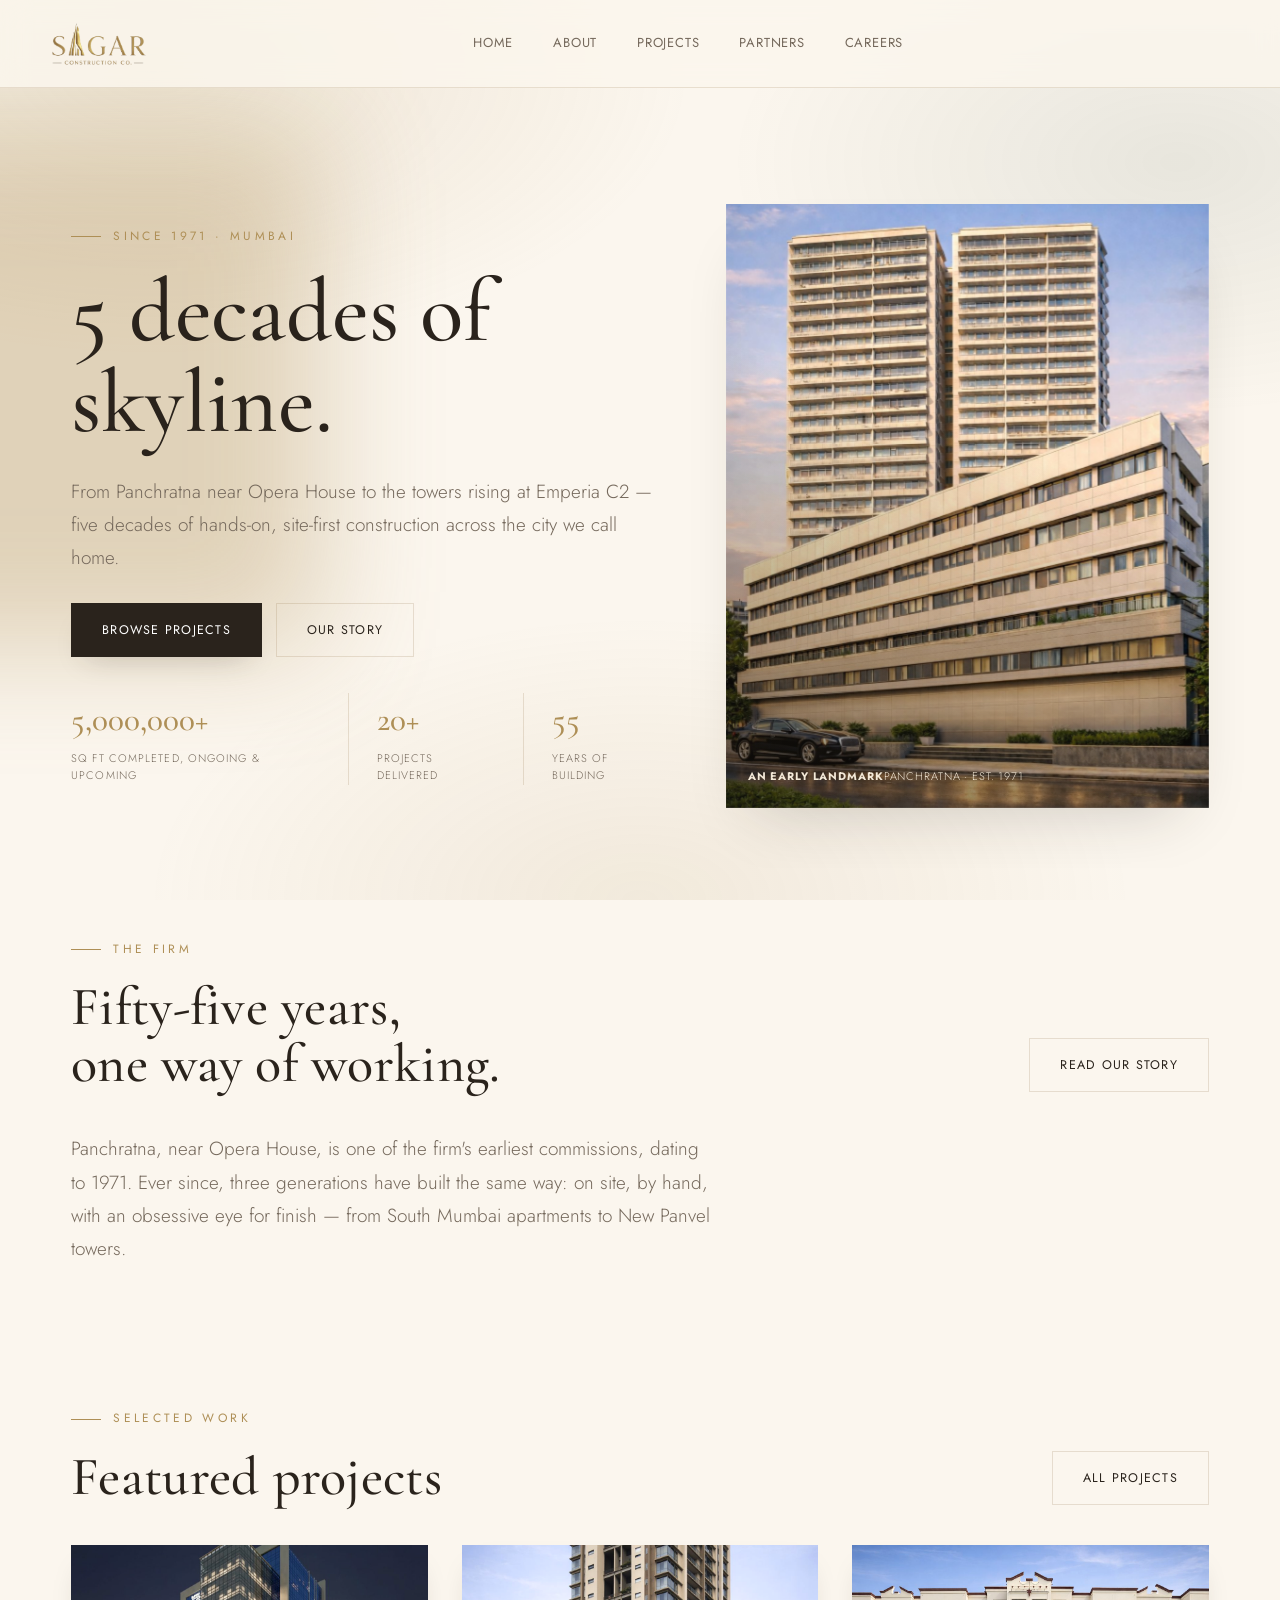
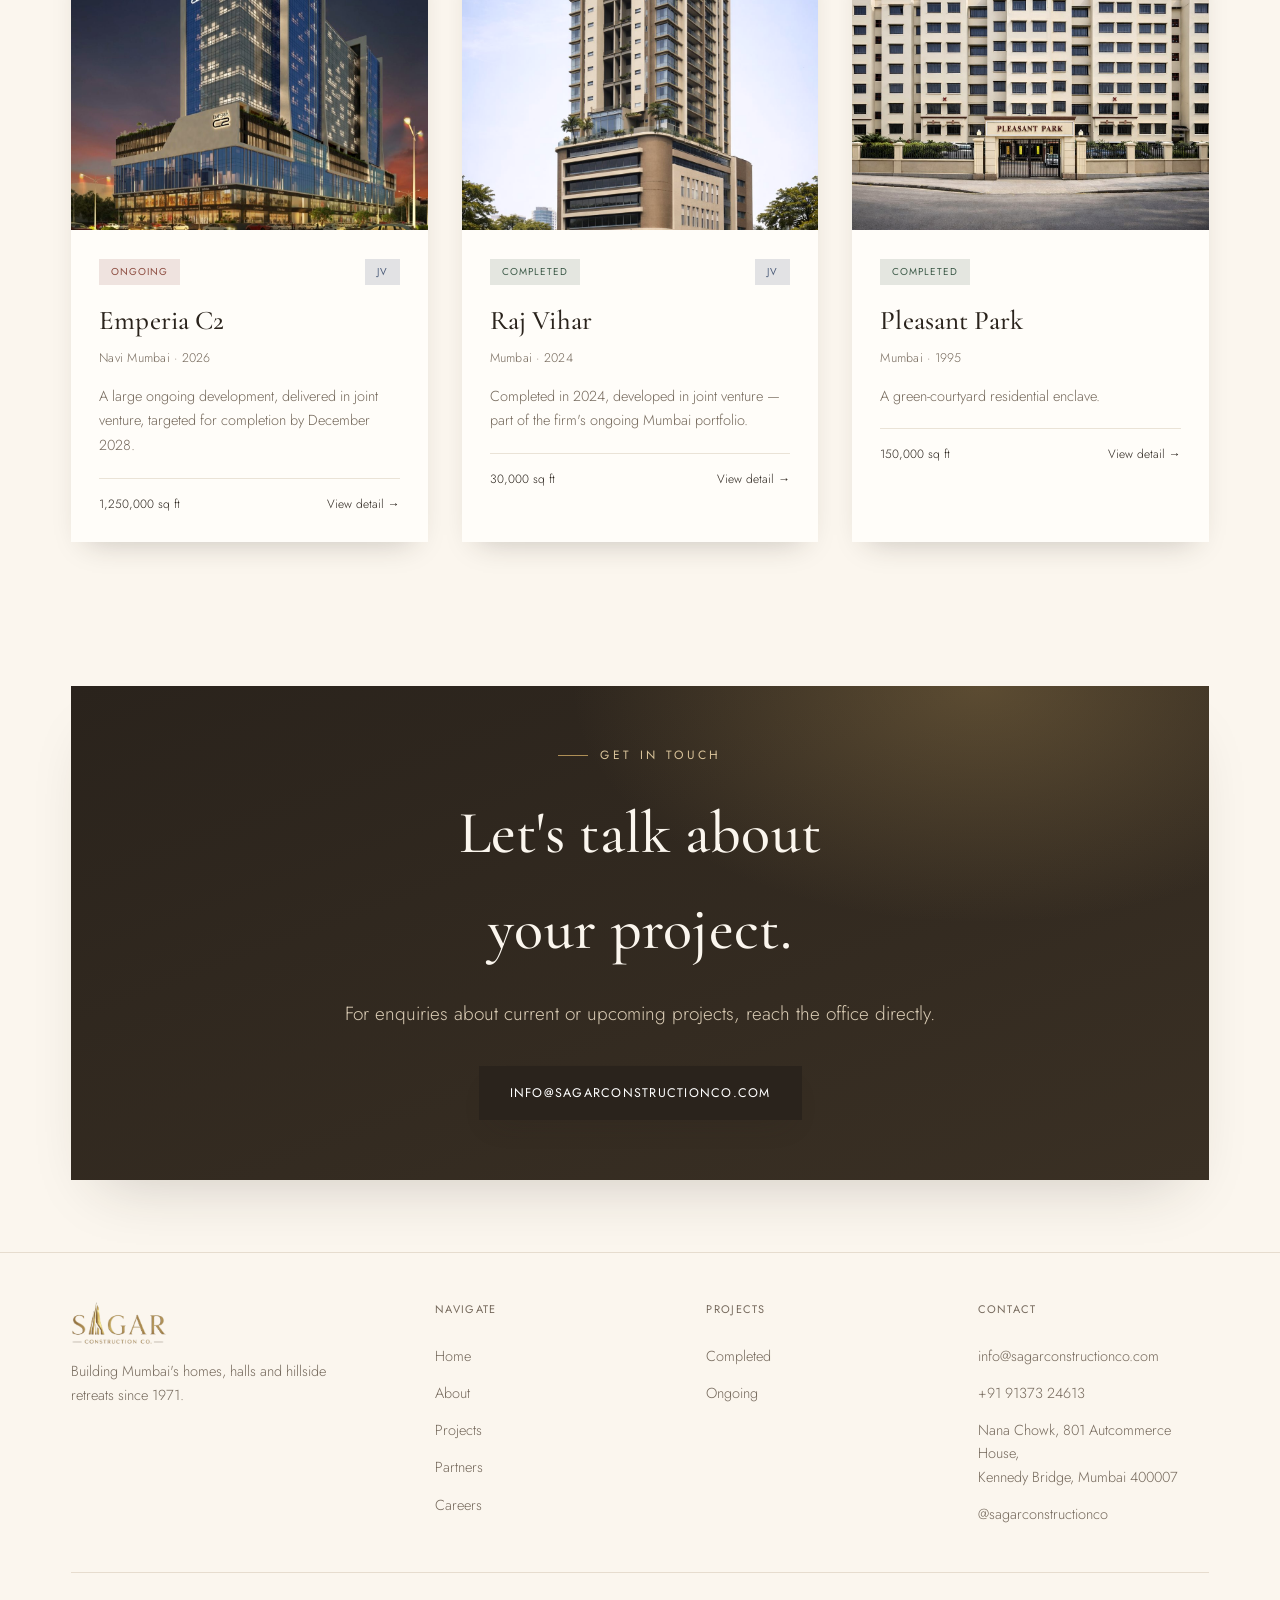
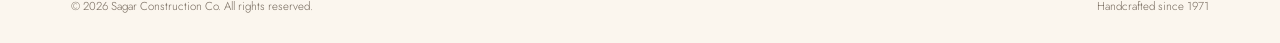
<file: index.html>
<!DOCTYPE html>
<html lang="en">
<head>
<meta charset="UTF-8">
<meta name="viewport" content="width=device-width, initial-scale=1.0">
<title>Sagar Construction Co. — Building Mumbai since 1971</title>
<meta name="description" content="Sagar Construction Co., Mumbai — from Panchratna near Opera House to Emperia C2. Homes, halls and hillside retreats since 1971.">
<meta property="og:title" content="Sagar Construction Co. — Building Mumbai since 1971">
<meta property="og:description" content="From Panchratna near Opera House to Emperia C2. Homes, halls and hillside retreats since 1971.">
<meta property="og:type" content="website">
<link rel="stylesheet" href="style.css">
</head>
<body>
<div id="load-scrim"><span>Sagar Construction Co.</span></div>
<header class="topbar">
  <a href="index.html" class="brand">
    <img class="mark-logo" src="logo-full.png" alt="Sagar Construction Co.">
  </a>
  <nav class="navlinks">
    <a href="index.html">Home</a>
    <a href="about.html">About</a>
    <a href="projects.html">Projects</a>
    <a href="partners.html">Partners</a>
    <a href="careers.html">Careers</a>
  </nav>
  <div class="nav-right">
    <button class="burger" aria-label="Menu"><span></span><span></span><span></span></button>
  </div>
</header>
<main>
  <!-- HERO -->
  <section class="hero">
    <div class="blob" style="width:520px; height:520px; top:40px; left:-200px; background:var(--gold);"></div>
    <div class="wrap hero-grid">
      <div>
        <div class="eyebrow reveal">Since 1971 · Mumbai</div>
        <h1 class="reveal">5 decades of skyline.</h1>
        <p class="lede reveal" style="margin-top:26px;">From Panchratna near Opera House to the towers rising at Emperia C2 — five decades of hands-on, site-first construction across the city we call home.</p>
        <div class="hero-cta reveal">
          <a href="projects.html" class="btn"><span>Browse projects</span></a>
          <a href="about.html" class="btn ghost"><span>Our story</span></a>
        </div>
        <div class="hero-stats reveal">
          <div class="stat"><div class="num" data-count="5000000" data-suffix="+">0</div><div class="lbl">sq ft completed, ongoing &amp; upcoming</div></div>
          <div class="stat"><div class="num" data-count="20" data-suffix="+">0</div><div class="lbl">projects delivered</div></div>
          <div class="stat"><div class="num" data-count="55" data-suffix="">0</div><div class="lbl">years of building</div></div>
        </div>
      </div>
      <div class="hero-plate reveal">
        <img src="panchratna.jpg" alt="Panchratna, Opera House">
        <div class="tag"><strong>An early landmark</strong><span>Panchratna · Est. 1971</span></div>
      </div>
    </div>
  </section>

  <!-- ABOUT TEASER -->
  <section>
    <div class="wrap">
      <div class="sec-head reveal">
        <div><div class="eyebrow">The firm</div><h2>Fifty-five years,<br>one way of working.</h2></div>
        <a href="about.html" class="btn ghost"><span>Read our story</span></a>
      </div>
      <p class="lede reveal" style="max-width:640px;">Panchratna, near Opera House, is one of the firm's earliest commissions, dating to 1971. Ever since, three generations have built the same way: on site, by hand, with an obsessive eye for finish — from South Mumbai apartments to New Panvel towers.</p>
    </div>
  </section>

  <!-- FEATURED PROJECTS -->
  <section>
    <div class="wrap">
      <div class="sec-head reveal">
        <div><div class="eyebrow">Selected work</div><h2>Featured projects</h2></div>
        <a href="projects.html" class="btn ghost"><span>All projects</span></a>
      </div>
      <div class="card-grid reveal-stagger" id="featured-grid"></div>
    </div>
  </section>

  <!-- CTA -->
  <section>
    <div class="wrap">
      <div class="cta-block reveal">
        <div class="eyebrow">Get in touch</div>
        <h2>Let's talk about<br>your project.</h2>
        <p class="lede">For enquiries about current or upcoming projects, reach the office directly.</p>
        <a href="mailto:info@sagarconstructionco.com" class="btn"><span>info@sagarconstructionco.com</span></a>
      </div>
    </div>
  </section>
</main>
<footer>
  <div class="wrap">
    <div class="foot-grid">
      <div>
        <div class="brand" style="margin-bottom:14px;">
          <img class="mark-logo" src="logo-full.png" alt="Sagar Construction Co.">
        </div>
        <p style="color:var(--fg-soft); font-size:14.5px; max-width:280px; font-weight:300;">Building Mumbai's homes, halls and hillside retreats since 1971.</p>
      </div>
      <div>
        <h4>Navigate</h4>
        <a href="index.html">Home</a>
        <a href="about.html">About</a>
        <a href="projects.html">Projects</a>
        <a href="partners.html">Partners</a>
        <a href="careers.html">Careers</a>
      </div>
      <div>
        <h4>Projects</h4>
        <a href="projects.html#completed">Completed</a>
        <a href="projects.html#ongoing">Ongoing</a>
      </div>
      <div>
        <h4>Contact</h4>
        <a href="mailto:info@sagarconstructionco.com">info@sagarconstructionco.com</a>
        <a href="tel:+919137324613">+91 91373 24613</a>
        <a href="https://maps.google.com/maps?q=Nana+Chowk,+801+Autcommerce+House,+Kennedy+Bridge,+Mumbai,+Maharashtra+400007" target="_blank" rel="noopener">Nana Chowk, 801 Autcommerce House,<br>Kennedy Bridge, Mumbai 400007</a>
        <a href="https://instagram.com/sagarconstructionco" target="_blank" rel="noopener">@sagarconstructionco</a>
      </div>
    </div>
    <div class="foot-bottom">
      <span>© <span id="yr"></span> Sagar Construction Co. All rights reserved.</span>
      <span>Handcrafted since 1971</span>
    </div>
  </div>
</footer>
<button id="totop" aria-label="Back to top">↑</button>
<script src="data.js"></script>
<script src="main.js"></script>
<script>
document.getElementById("yr").textContent = new Date().getFullYear();

// Featured: only ones with a photo, most recent first
const featured = PROJECTS.filter(p => p.photo).sort((a, b) => b.year - a.year).slice(0, 3);
const fgrid = document.getElementById("featured-grid");
featured.forEach((p, i) => {
  const el = document.createElement("div");
  el.className = "pcard reveal in";
  el.style.setProperty("--i", i);
  el.innerHTML = `
      ${mediaHTML(p.photo, p.name + ", " + p.area)}
      <div class="body">
        <div class="pk"><span class="badge ${p.status}">${p.status}</span>${p.jv ? '<span class="badge jv">JV</span>' : ""}</div>
        <h3>${p.name}</h3>
        <div class="loc">${p.area} · ${p.year}</div>
        <p class="note">${p.note}</p>
        <div class="foot"><span>${p.size}</span><span>View detail →</span></div>
      </div>
    `;
  el.addEventListener("click", () => location.href = "projects.html");
  fgrid.appendChild(el);
  attachTilt(el);
});
</script>
</body>
</html>
</file>
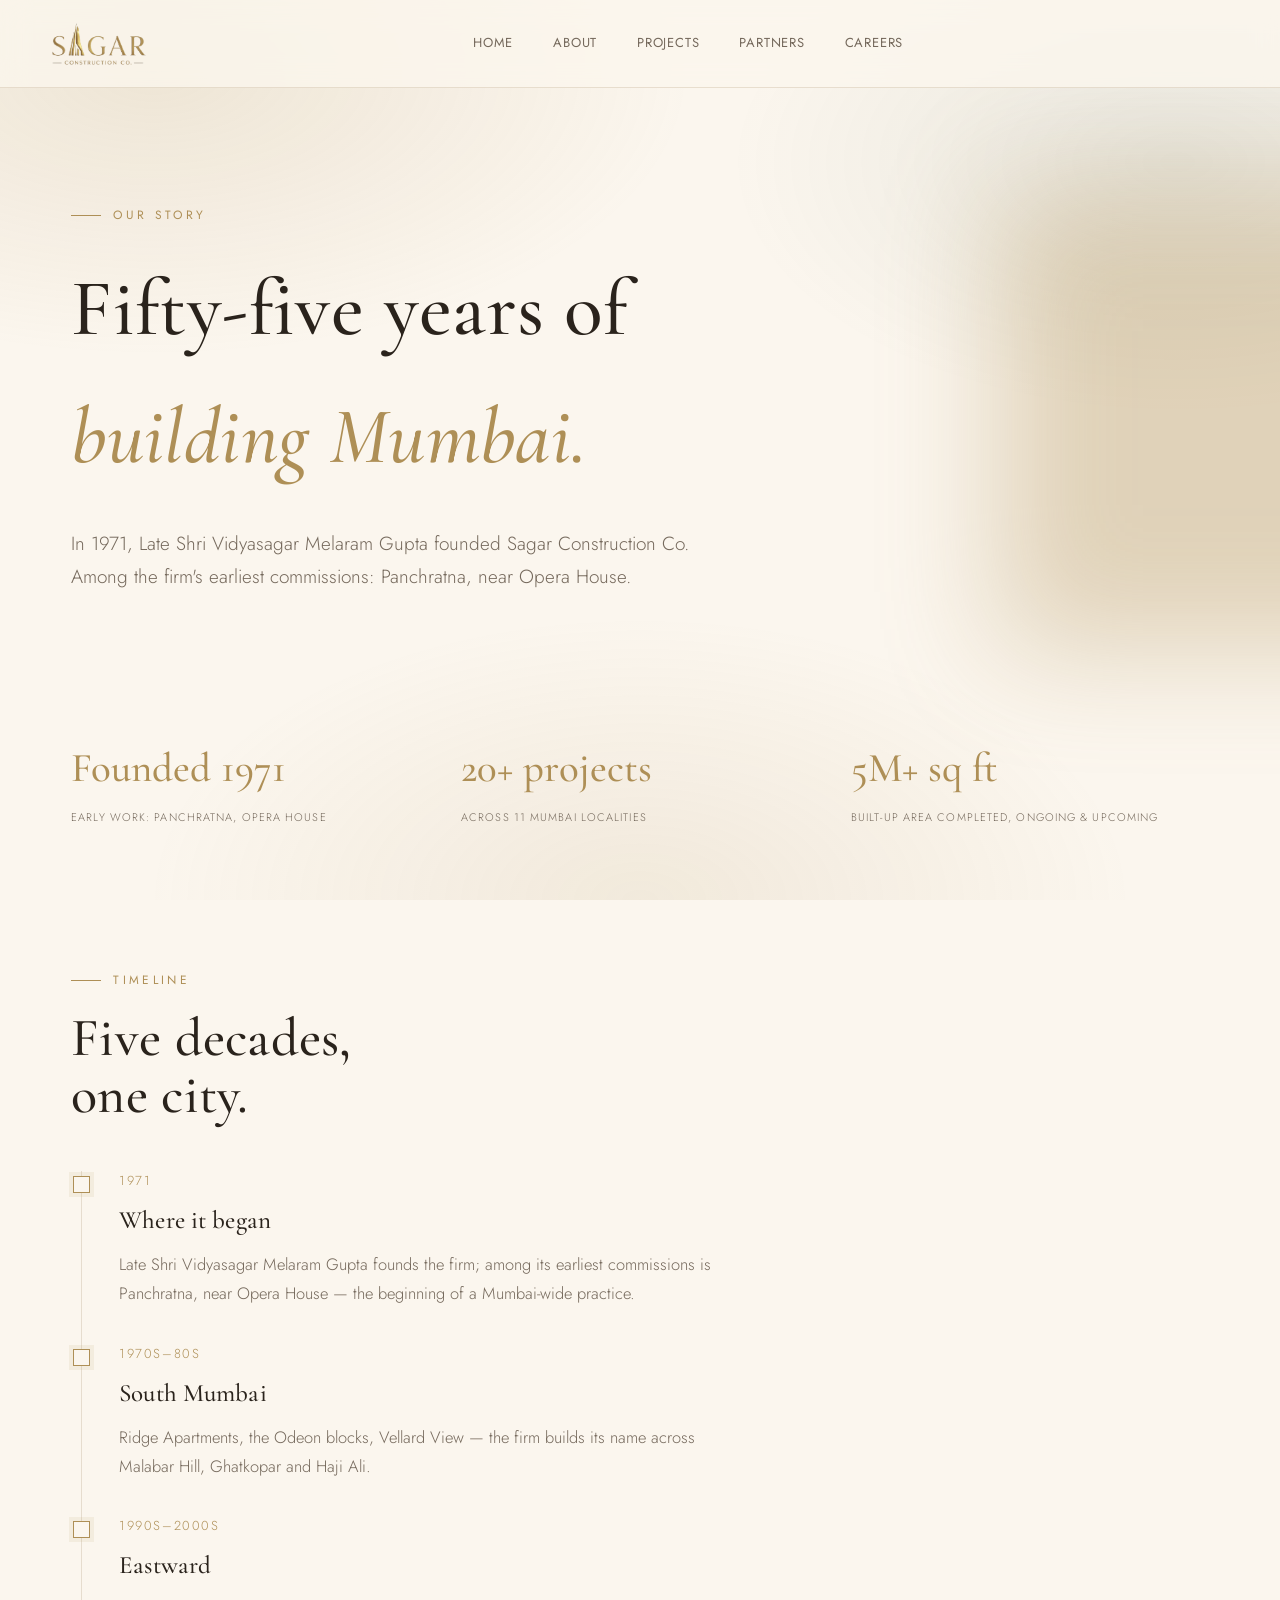
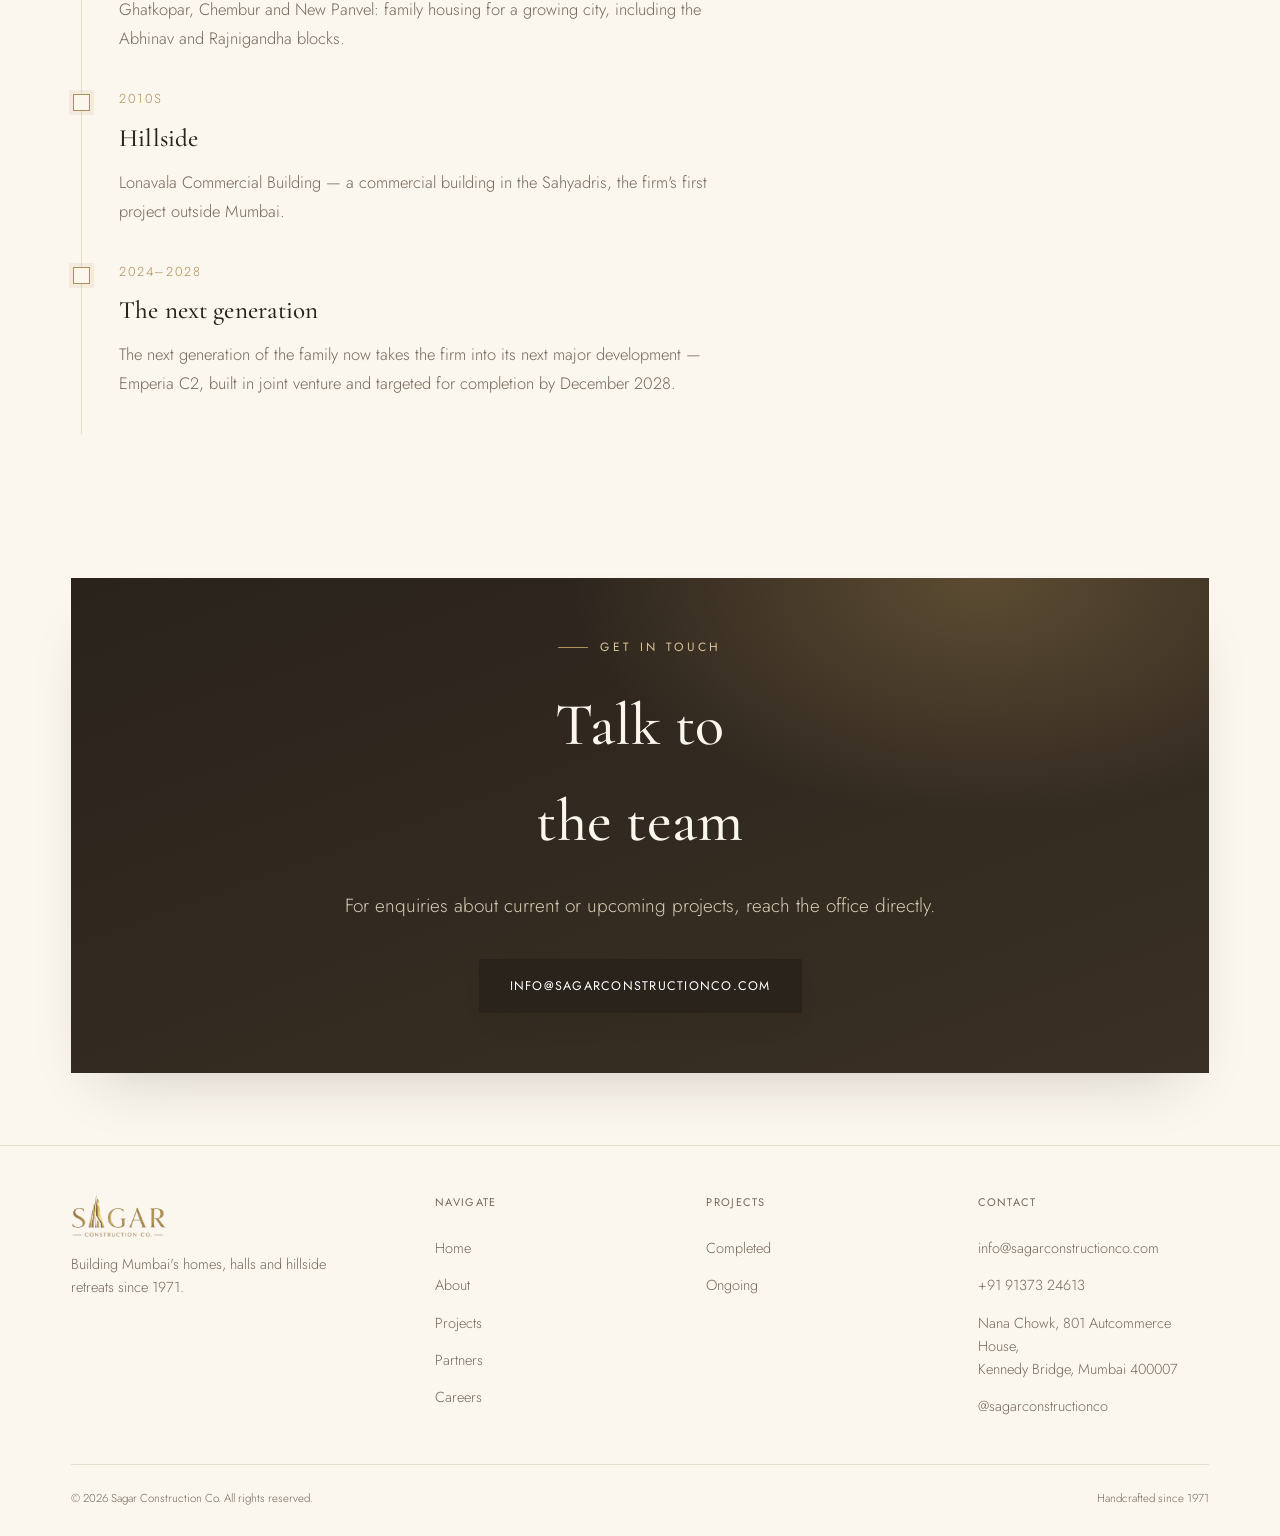
<file: about.html>
<!DOCTYPE html>
<html lang="en">
<head>
<meta charset="UTF-8">
<meta name="viewport" content="width=device-width, initial-scale=1.0">
<title>About — Sagar Construction Co.</title>
<meta name="description" content="The story of Sagar Construction Co. — founded 1971, builders of Panchratna near Opera House, building across Mumbai ever since.">
<meta property="og:title" content="About — Sagar Construction Co.">
<meta property="og:description" content="The story of Sagar Construction Co. — founded 1971, building across Mumbai ever since.">
<meta property="og:type" content="website">
<link rel="stylesheet" href="style.css">
</head>
<body>
<div id="load-scrim"><span>Sagar Construction Co.</span></div>
<header class="topbar">
  <a href="index.html" class="brand">
    <img class="mark-logo" src="logo-full.png" alt="Sagar Construction Co.">
  </a>
  <nav class="navlinks">
    <a href="index.html">Home</a>
    <a href="about.html">About</a>
    <a href="projects.html">Projects</a>
    <a href="partners.html">Partners</a>
    <a href="careers.html">Careers</a>
  </nav>
  <div class="nav-right">
    <button class="burger" aria-label="Menu"><span></span><span></span><span></span></button>
  </div>
</header>
<main>

  <section class="page-hero" style="padding-bottom:30px;">
    <div class="blob" style="width:460px; height:460px; top:100px; right:-180px; background:var(--gold);"></div>
    <div class="wrap">
      <div class="eyebrow reveal">Our story</div>
      <h1 class="reveal">Fifty-five years of<br><em style="font-style:italic; color:var(--accent);">building Mumbai.</em></h1>
      <p class="lede reveal" style="margin-top:26px;">In 1971, Late Shri Vidyasagar Melaram Gupta founded Sagar Construction Co. Among the firm's earliest commissions: Panchratna, near Opera House.</p>
    </div>
  </section>

  <section>
    <div class="wrap">
      <div class="fact-row reveal">
        <div><strong>Founded 1971</strong><span>Early work: Panchratna, Opera House</span></div>
        <div><strong>20+ projects</strong><span>Across 11 Mumbai localities</span></div>
        <div><strong>5M+ sq ft</strong><span>Built-up area completed, ongoing &amp; upcoming</span></div>
      </div>
    </div>
  </section>

  <!-- TIMELINE -->
  <section>
    <div class="wrap">
      <div class="sec-head reveal">
        <div><div class="eyebrow">Timeline</div><h2>Five decades,<br>one city.</h2></div>
      </div>
      <div class="timeline">
        <div class="tl-item reveal">
          <div class="yr">1971</div>
          <div><h3>Where it began</h3><p>Late Shri Vidyasagar Melaram Gupta founds the firm; among its earliest commissions is Panchratna, near Opera House — the beginning of a Mumbai-wide practice.</p></div>
        </div>
        <div class="tl-item reveal">
          <div class="yr">1970s–80s</div>
          <div><h3>South Mumbai</h3><p>Ridge Apartments, the Odeon blocks, Vellard View — the firm builds its name across Malabar Hill, Ghatkopar and Haji Ali.</p></div>
        </div>
        <div class="tl-item reveal">
          <div class="yr">1990s–2000s</div>
          <div><h3>Eastward</h3><p>Ghatkopar, Chembur and New Panvel: family housing for a growing city, including the Abhinav and Rajnigandha blocks.</p></div>
        </div>
        <div class="tl-item reveal">
          <div class="yr">2010s</div>
          <div><h3>Hillside</h3><p>Lonavala Commercial Building — a commercial building in the Sahyadris, the firm's first project outside Mumbai.</p></div>
        </div>
        <div class="tl-item reveal">
          <div class="yr">2024–2028</div>
          <div><h3>The next generation</h3><p>The next generation of the family now takes the firm into its next major development — Emperia C2, built in joint venture and targeted for completion by December 2028.</p></div>
        </div>
      </div>
    </div>
  </section>

  <!-- CTA -->
  <section>
    <div class="wrap">
      <div class="cta-block reveal">
        <div class="eyebrow">Get in touch</div>
        <h2>Talk to<br>the team</h2>
        <p class="lede">For enquiries about current or upcoming projects, reach the office directly.</p>
        <a href="mailto:info@sagarconstructionco.com" class="btn"><span>info@sagarconstructionco.com</span></a>
      </div>
    </div>
  </section>
</main>
<footer>
  <div class="wrap">
    <div class="foot-grid">
      <div>
        <div class="brand" style="margin-bottom:14px;">
          <img class="mark-logo" src="logo-full.png" alt="Sagar Construction Co.">
        </div>
        <p style="color:var(--fg-soft); font-size:14.5px; max-width:280px; font-weight:300;">Building Mumbai's homes, halls and hillside retreats since 1971.</p>
      </div>
      <div>
        <h4>Navigate</h4>
        <a href="index.html">Home</a>
        <a href="about.html">About</a>
        <a href="projects.html">Projects</a>
        <a href="partners.html">Partners</a>
        <a href="careers.html">Careers</a>
      </div>
      <div>
        <h4>Projects</h4>
        <a href="projects.html#completed">Completed</a>
        <a href="projects.html#ongoing">Ongoing</a>
      </div>
      <div>
        <h4>Contact</h4>
        <a href="mailto:info@sagarconstructionco.com">info@sagarconstructionco.com</a>
        <a href="tel:+919137324613">+91 91373 24613</a>
        <a href="https://maps.google.com/maps?q=Nana+Chowk,+801+Autcommerce+House,+Kennedy+Bridge,+Mumbai,+Maharashtra+400007" target="_blank" rel="noopener">Nana Chowk, 801 Autcommerce House,<br>Kennedy Bridge, Mumbai 400007</a>
        <a href="https://instagram.com/sagarconstructionco" target="_blank" rel="noopener">@sagarconstructionco</a>
      </div>
    </div>
    <div class="foot-bottom">
      <span>© <span id="yr"></span> Sagar Construction Co. All rights reserved.</span>
      <span>Handcrafted since 1971</span>
    </div>
  </div>
</footer>
<button id="totop" aria-label="Back to top">↑</button>
<script src="data.js"></script>
<script src="main.js"></script>
<script>
document.getElementById("yr").textContent = new Date().getFullYear();
</script>
</body>
</html>
</file>
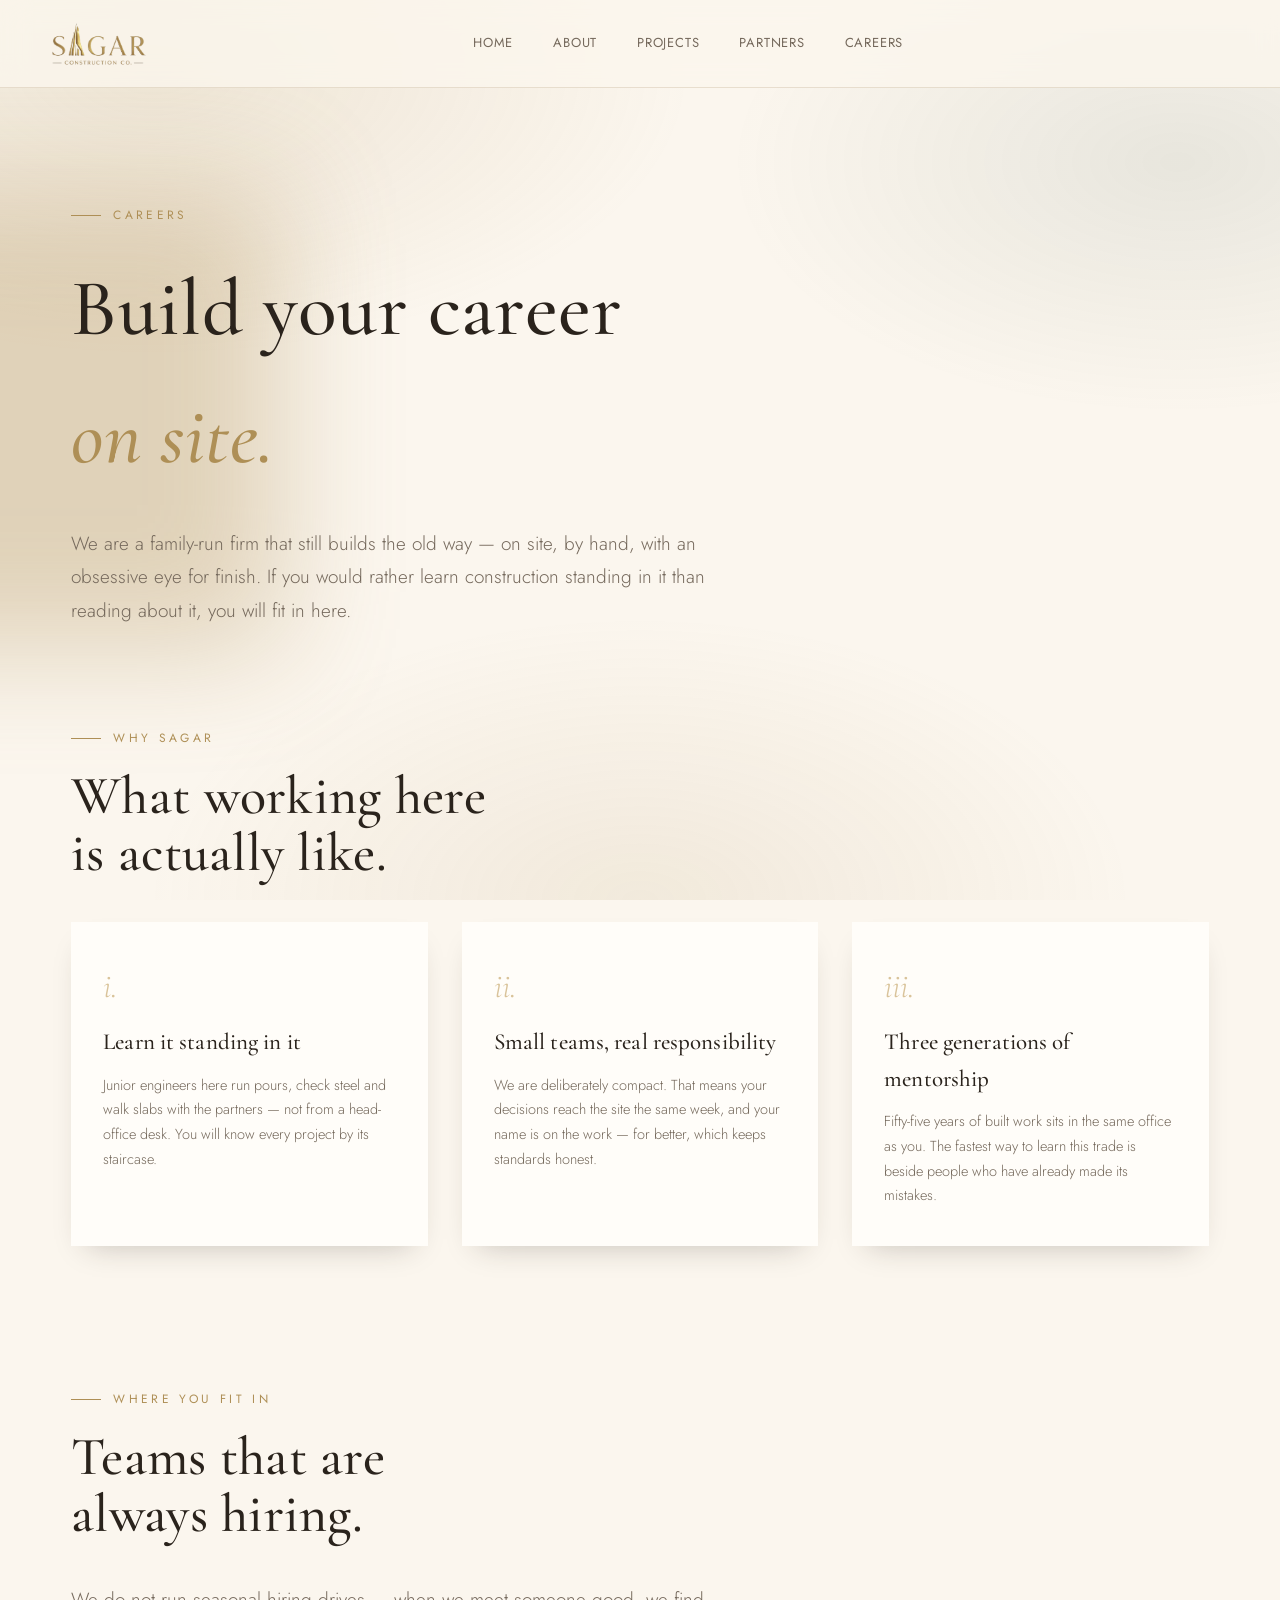
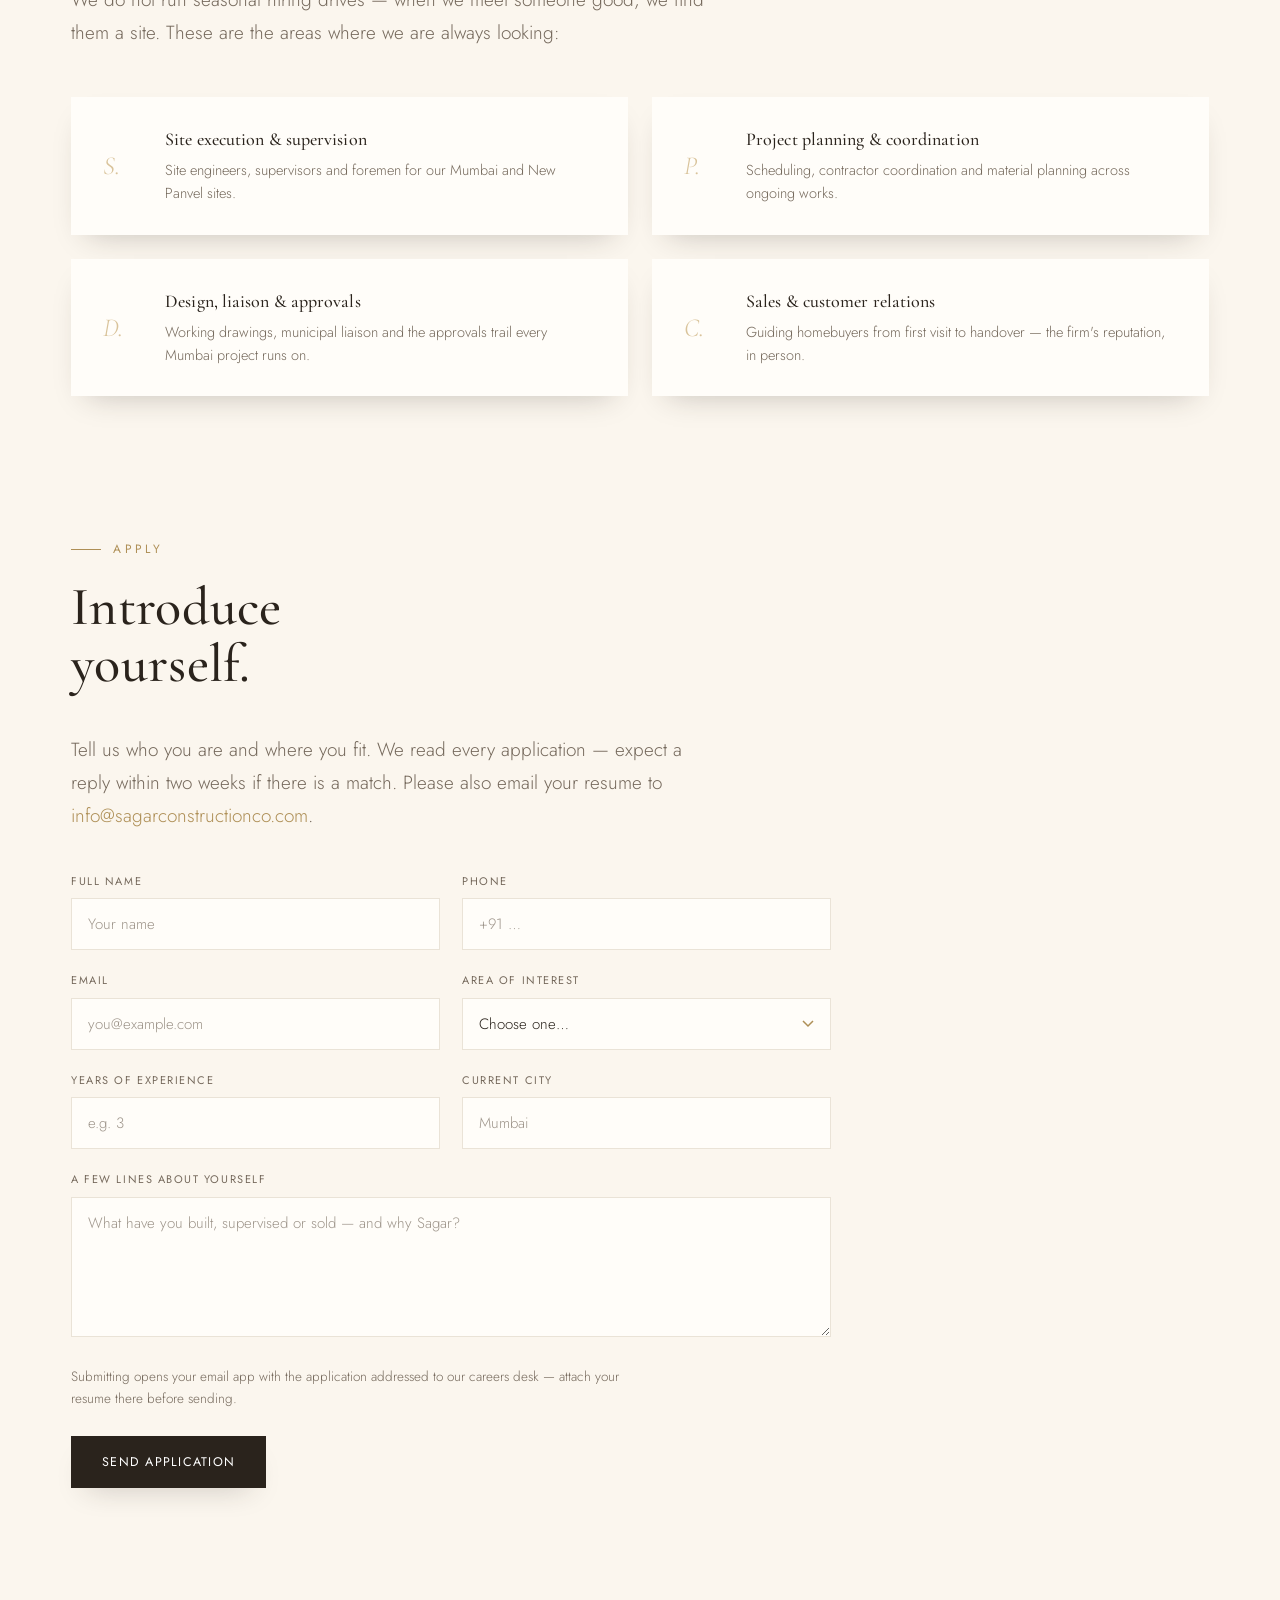
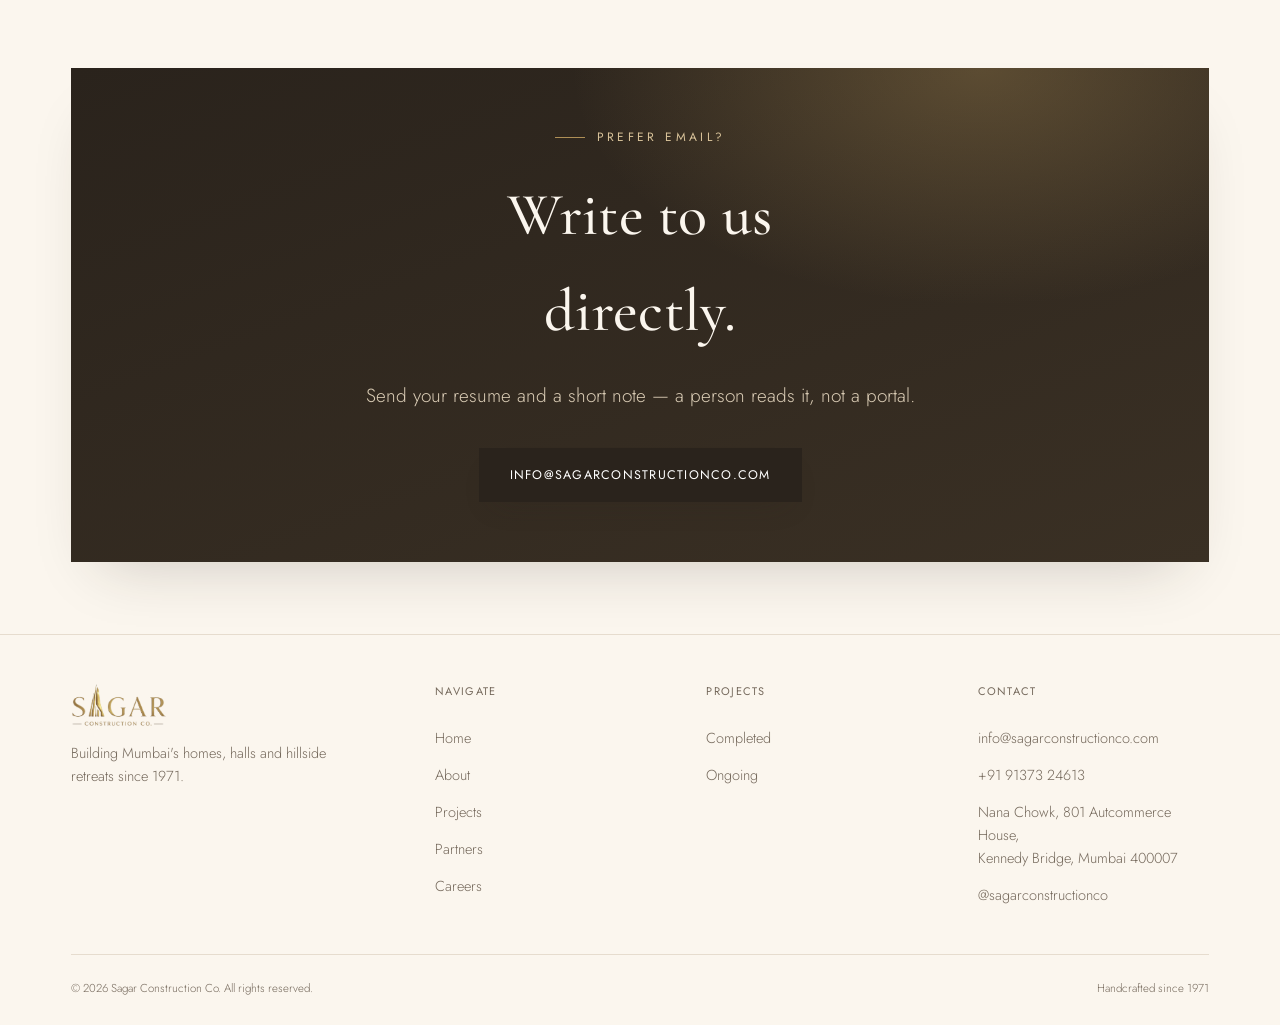
<file: careers.html>
<!DOCTYPE html>
<html lang="en">
<head>
<meta charset="UTF-8">
<meta name="viewport" content="width=device-width, initial-scale=1.0">
<title>Careers — Sagar Construction Co.</title>
<meta name="description" content="Work with Sagar Construction Co., Mumbai — site-first building across three generations. See where you fit in and apply.">
<meta property="og:title" content="Careers — Sagar Construction Co.">
<meta property="og:description" content="Work with Sagar Construction Co., Mumbai — site-first building across three generations.">
<meta property="og:type" content="website">
<link rel="stylesheet" href="style.css">
</head>
<body>
<div id="load-scrim"><span>Sagar Construction Co.</span></div>
<header class="topbar">
  <a href="index.html" class="brand">
    <img class="mark-logo" src="logo-full.png" alt="Sagar Construction Co.">
  </a>
  <nav class="navlinks">
    <a href="index.html">Home</a>
    <a href="about.html">About</a>
    <a href="projects.html">Projects</a>
    <a href="partners.html">Partners</a>
    <a href="careers.html">Careers</a>
  </nav>
  <div class="nav-right">
    <button class="burger" aria-label="Menu"><span></span><span></span><span></span></button>
  </div>
</header>
<main>

  <section class="page-hero" style="padding-bottom:30px;">
    <div class="blob" style="width:460px; height:460px; top:100px; left:-180px; background:var(--gold);"></div>
    <div class="wrap">
      <div class="eyebrow reveal">Careers</div>
      <h1 class="reveal">Build your career<br><em style="font-style:italic; color:var(--accent);">on site.</em></h1>
      <p class="lede reveal" style="margin-top:26px;">We are a family-run firm that still builds the old way — on site, by hand, with an obsessive eye for finish. If you would rather learn construction standing in it than reading about it, you will fit in here.</p>
    </div>
  </section>

  <!-- WHY SAGAR -->
  <section>
    <div class="wrap">
      <div class="sec-head reveal">
        <div><div class="eyebrow">Why Sagar</div><h2>What working here<br>is actually like.</h2></div>
      </div>
      <div class="value-grid">
        <div class="value-card reveal">
          <div class="num">i.</div>
          <h3>Learn it standing in it</h3>
          <p>Junior engineers here run pours, check steel and walk slabs with the partners — not from a head-office desk. You will know every project by its staircase.</p>
        </div>
        <div class="value-card reveal">
          <div class="num">ii.</div>
          <h3>Small teams, real responsibility</h3>
          <p>We are deliberately compact. That means your decisions reach the site the same week, and your name is on the work — for better, which keeps standards honest.</p>
        </div>
        <div class="value-card reveal">
          <div class="num">iii.</div>
          <h3>Three generations of mentorship</h3>
          <p>Fifty-five years of built work sits in the same office as you. The fastest way to learn this trade is beside people who have already made its mistakes.</p>
        </div>
      </div>
    </div>
  </section>

  <!-- AREAS -->
  <section>
    <div class="wrap">
      <div class="sec-head reveal">
        <div><div class="eyebrow">Where you fit in</div><h2>Teams that are<br>always hiring.</h2></div>
      </div>
      <p class="lede reveal" style="max-width:640px; margin-bottom:48px;">We do not run seasonal hiring drives — when we meet someone good, we find them a site. These are the areas where we are always looking:</p>
      <div class="group-grid">
        <div class="group-card reveal">
          <div class="mark">S.</div>
          <div><h3>Site execution &amp; supervision</h3><p style="color:var(--fg-soft); font-size:14.5px; font-weight:300; margin-top:6px;">Site engineers, supervisors and foremen for our Mumbai and New Panvel sites.</p></div>
        </div>
        <div class="group-card reveal">
          <div class="mark">P.</div>
          <div><h3>Project planning &amp; coordination</h3><p style="color:var(--fg-soft); font-size:14.5px; font-weight:300; margin-top:6px;">Scheduling, contractor coordination and material planning across ongoing works.</p></div>
        </div>
        <div class="group-card reveal">
          <div class="mark">D.</div>
          <div><h3>Design, liaison &amp; approvals</h3><p style="color:var(--fg-soft); font-size:14.5px; font-weight:300; margin-top:6px;">Working drawings, municipal liaison and the approvals trail every Mumbai project runs on.</p></div>
        </div>
        <div class="group-card reveal">
          <div class="mark">C.</div>
          <div><h3>Sales &amp; customer relations</h3><p style="color:var(--fg-soft); font-size:14.5px; font-weight:300; margin-top:6px;">Guiding homebuyers from first visit to handover — the firm's reputation, in person.</p></div>
        </div>
      </div>
    </div>
  </section>

  <!-- APPLICATION FORM -->
  <section>
    <div class="wrap">
      <div class="sec-head reveal">
        <div><div class="eyebrow">Apply</div><h2>Introduce<br>yourself.</h2></div>
      </div>
      <p class="lede reveal" style="max-width:640px; margin-bottom:40px;">Tell us who you are and where you fit. We read every application — expect a reply within two weeks if there is a match. Please also email your resume to <a href="mailto:info@sagarconstructionco.com" style="color:var(--accent);">info@sagarconstructionco.com</a>.</p>
      <form id="apply-form" class="apply-form reveal" novalidate>
        <div class="form-row">
          <div class="field">
            <label for="f-name">Full name</label>
            <input id="f-name" name="name" type="text" autocomplete="name" required placeholder="Your name">
          </div>
          <div class="field">
            <label for="f-phone">Phone</label>
            <input id="f-phone" name="phone" type="tel" autocomplete="tel" required placeholder="+91 …">
          </div>
        </div>
        <div class="form-row">
          <div class="field">
            <label for="f-email">Email</label>
            <input id="f-email" name="email" type="email" autocomplete="email" required placeholder="you@example.com">
          </div>
          <div class="field">
            <label for="f-area">Area of interest</label>
            <select id="f-area" name="area" required>
              <option value="" disabled selected>Choose one…</option>
              <option>Site execution &amp; supervision</option>
              <option>Project planning &amp; coordination</option>
              <option>Design, liaison &amp; approvals</option>
              <option>Sales &amp; customer relations</option>
              <option>Other</option>
            </select>
          </div>
        </div>
        <div class="form-row">
          <div class="field">
            <label for="f-exp">Years of experience</label>
            <input id="f-exp" name="experience" type="text" inputmode="numeric" placeholder="e.g. 3">
          </div>
          <div class="field">
            <label for="f-city">Current city</label>
            <input id="f-city" name="city" type="text" autocomplete="address-level2" placeholder="Mumbai">
          </div>
        </div>
        <div class="field">
          <label for="f-msg">A few lines about yourself</label>
          <textarea id="f-msg" name="message" rows="5" required placeholder="What have you built, supervised or sold — and why Sagar?"></textarea>
        </div>
        <p class="form-note">Submitting opens your email app with the application addressed to our careers desk — attach your resume there before sending.</p>
        <button type="submit" class="btn"><span>Send application</span></button>
        <p class="form-error" id="form-error" role="alert"></p>
      </form>
    </div>
  </section>

  <!-- CTA -->
  <section>
    <div class="wrap">
      <div class="cta-block reveal">
        <div class="eyebrow">Prefer email?</div>
        <h2>Write to us<br>directly.</h2>
        <p class="lede">Send your resume and a short note — a person reads it, not a portal.</p>
        <a href="mailto:info@sagarconstructionco.com" class="btn"><span>info@sagarconstructionco.com</span></a>
      </div>
    </div>
  </section>
</main>
<footer>
  <div class="wrap">
    <div class="foot-grid">
      <div>
        <div class="brand" style="margin-bottom:14px;">
          <img class="mark-logo" src="logo-full.png" alt="Sagar Construction Co.">
        </div>
        <p style="color:var(--fg-soft); font-size:14.5px; max-width:280px; font-weight:300;">Building Mumbai's homes, halls and hillside retreats since 1971.</p>
      </div>
      <div>
        <h4>Navigate</h4>
        <a href="index.html">Home</a>
        <a href="about.html">About</a>
        <a href="projects.html">Projects</a>
        <a href="partners.html">Partners</a>
        <a href="careers.html">Careers</a>
      </div>
      <div>
        <h4>Projects</h4>
        <a href="projects.html#completed">Completed</a>
        <a href="projects.html#ongoing">Ongoing</a>
      </div>
      <div>
        <h4>Contact</h4>
        <a href="mailto:info@sagarconstructionco.com">info@sagarconstructionco.com</a>
        <a href="tel:+919137324613">+91 91373 24613</a>
        <a href="https://maps.google.com/maps?q=Nana+Chowk,+801+Autcommerce+House,+Kennedy+Bridge,+Mumbai,+Maharashtra+400007" target="_blank" rel="noopener">Nana Chowk, 801 Autcommerce House,<br>Kennedy Bridge, Mumbai 400007</a>
        <a href="https://instagram.com/sagarconstructionco" target="_blank" rel="noopener">@sagarconstructionco</a>
      </div>
    </div>
    <div class="foot-bottom">
      <span>© <span id="yr"></span> Sagar Construction Co. All rights reserved.</span>
      <span>Handcrafted since 1971</span>
    </div>
  </div>
</footer>
<button id="totop" aria-label="Back to top">↑</button>
<script src="data.js"></script>
<script src="main.js"></script>
<script>
document.getElementById("yr").textContent = new Date().getFullYear();

/* Application form → composes an email (no backend on a static site) */
document.getElementById("apply-form").addEventListener("submit", function (e) {
  e.preventDefault();
  const err = document.getElementById("form-error");
  err.textContent = "";
  const name = document.getElementById("f-name").value.trim();
  const phone = document.getElementById("f-phone").value.trim();
  const email = document.getElementById("f-email").value.trim();
  const area = document.getElementById("f-area").value;
  const exp = document.getElementById("f-exp").value.trim();
  const city = document.getElementById("f-city").value.trim();
  const msg = document.getElementById("f-msg").value.trim();
  if (!name || !phone || !email || !area || !msg) {
    err.textContent = "Please fill in your name, phone, email, area of interest and a few lines about yourself.";
    return;
  }
  if (!/^[^\s@]+@[^\s@]+\.[^\s@]+$/.test(email)) {
    err.textContent = "That email address doesn't look right — please check it.";
    return;
  }
  const subject = encodeURIComponent("Job application — " + name + " (" + area + ")");
  const body = encodeURIComponent(
    "Name: " + name + "\nPhone: " + phone + "\nEmail: " + email +
    "\nArea of interest: " + area + "\nExperience: " + (exp || "—") +
    "\nCurrent city: " + (city || "—") + "\n\nAbout me:\n" + msg +
    "\n\n(Resume attached separately)"
  );
  location.href = "mailto:info@sagarconstructionco.com?subject=" + subject + "&body=" + body;
});
</script>
</body>
</html>
</file>
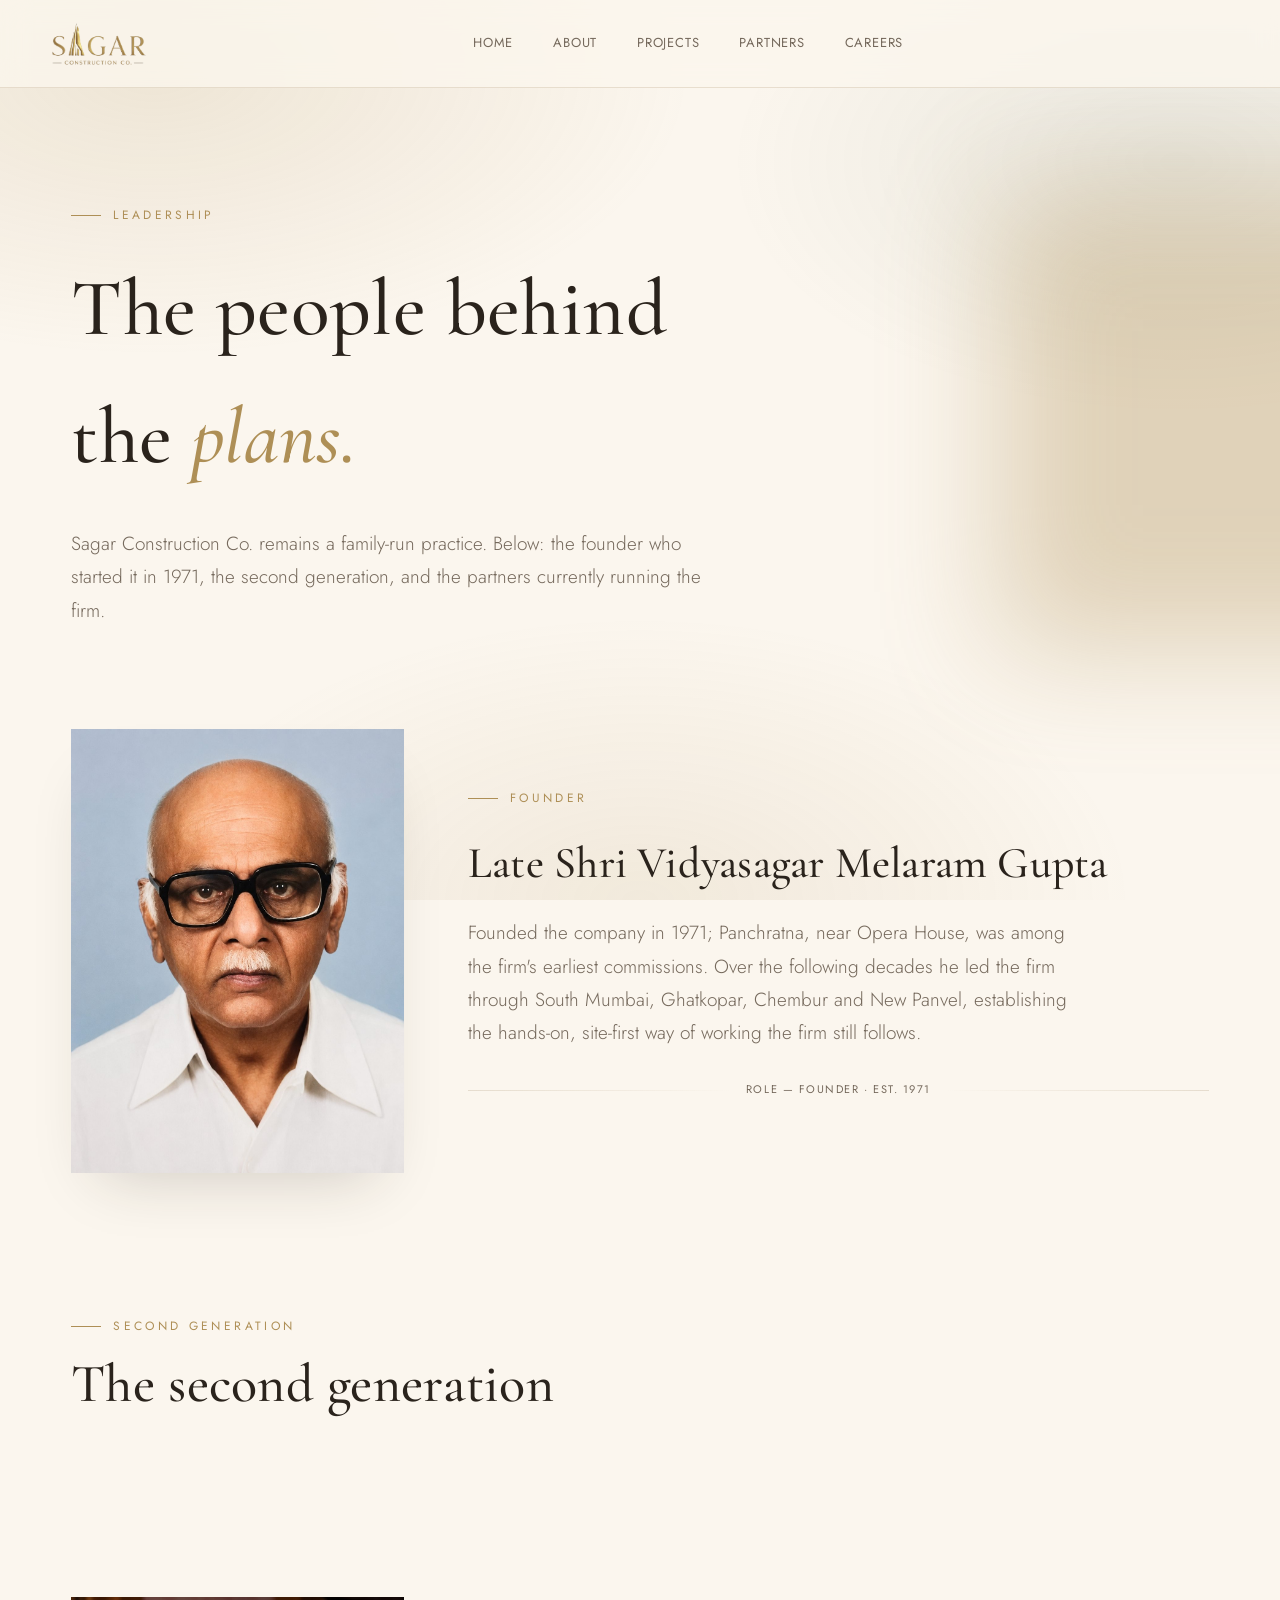
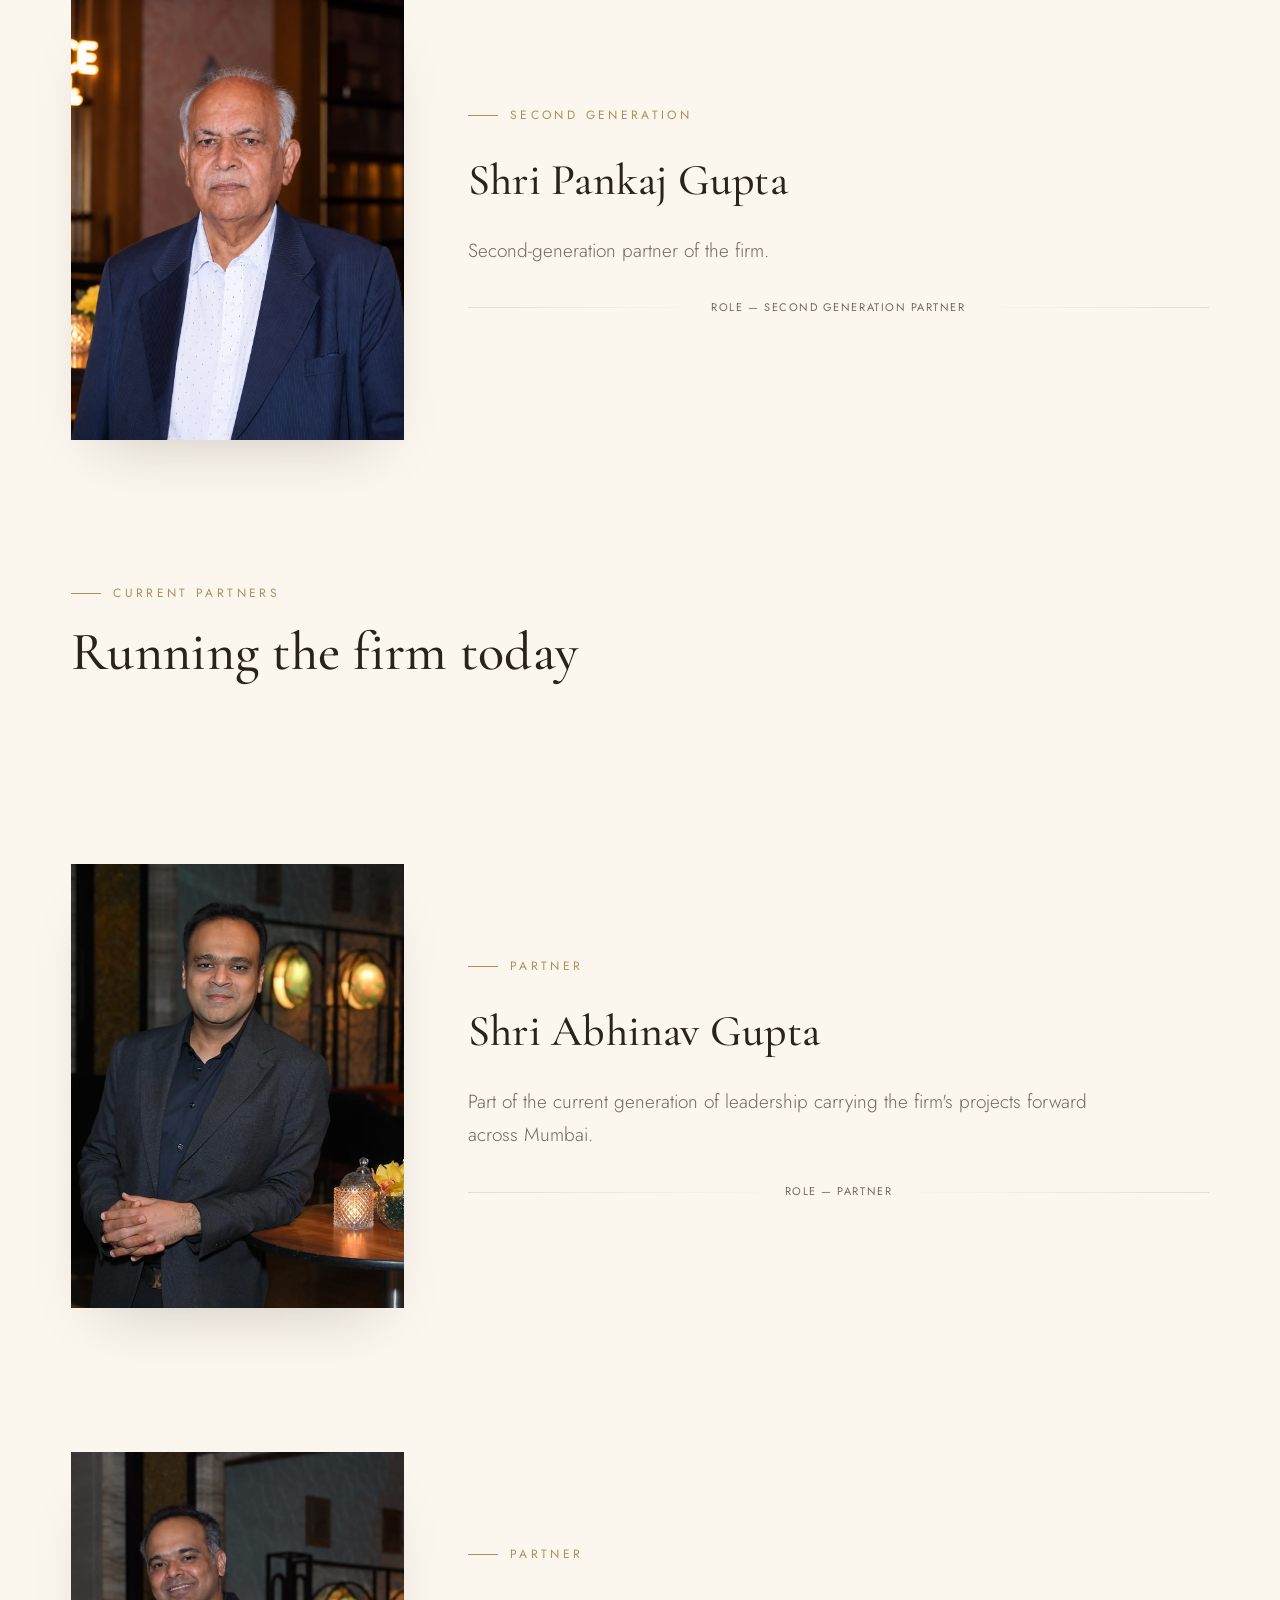
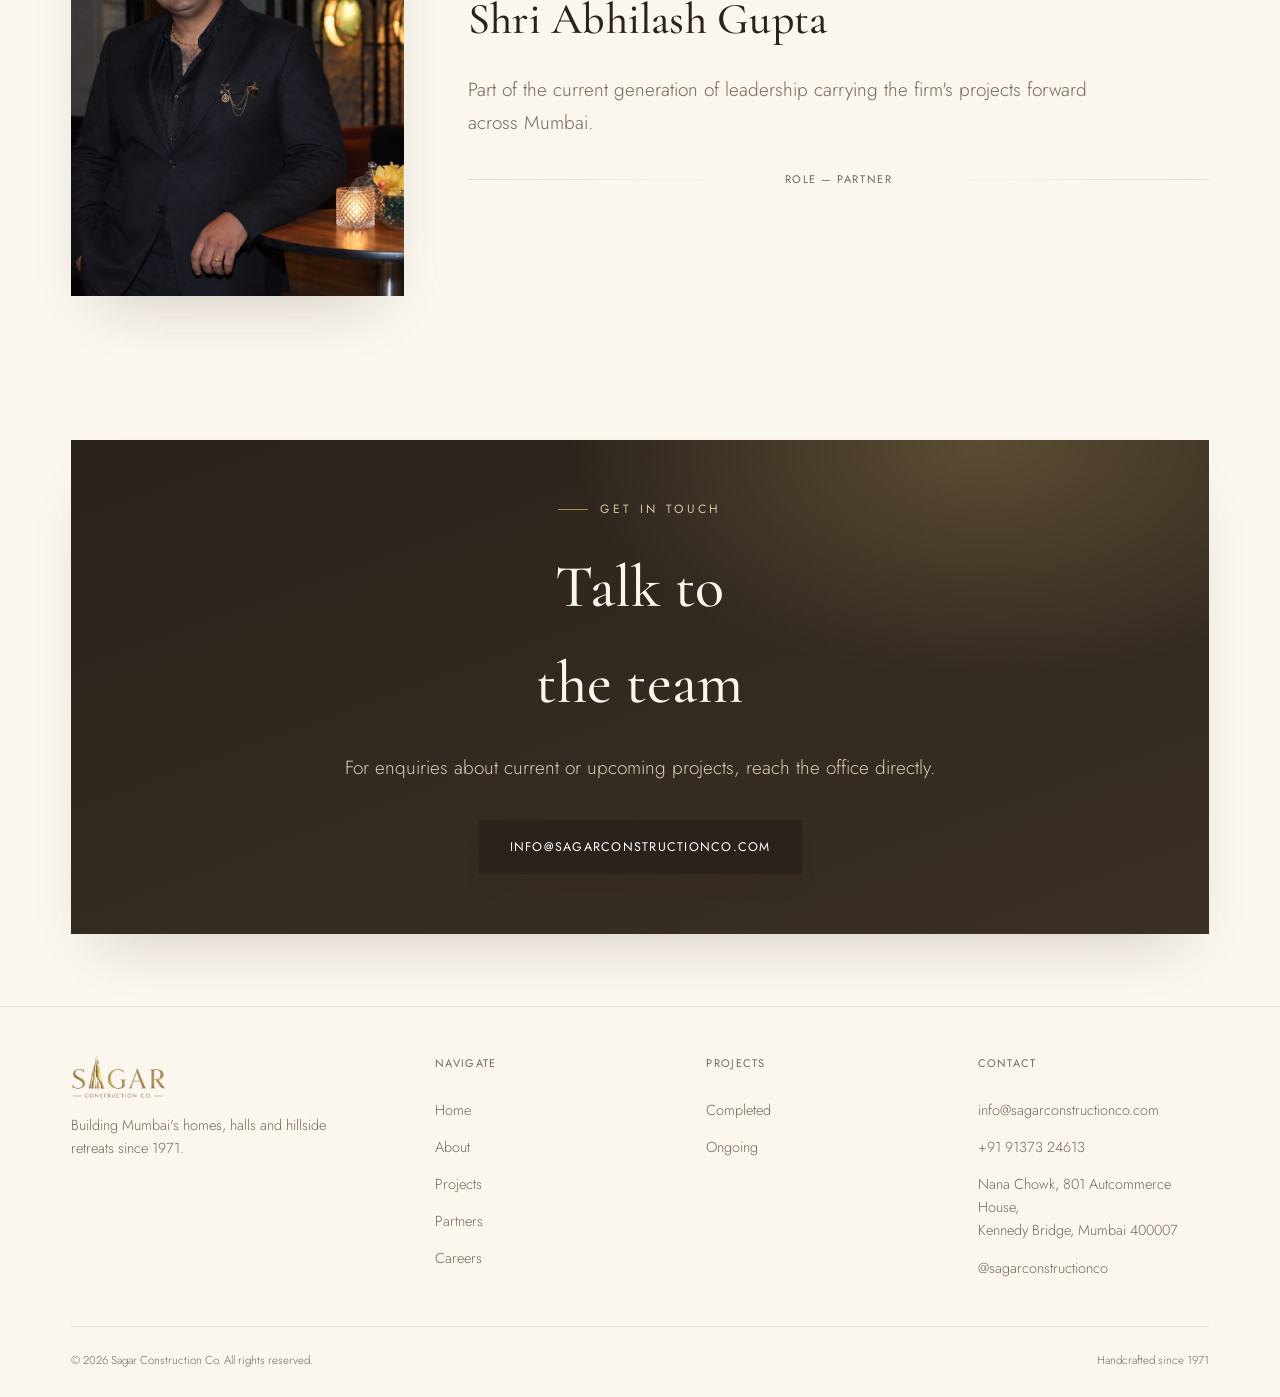
<file: partners.html>
<!DOCTYPE html>
<html lang="en">
<head>
<meta charset="UTF-8">
<meta name="viewport" content="width=device-width, initial-scale=1.0">
<title>Partners — Sagar Construction Co.</title>
<meta name="description" content="The leadership of Sagar Construction Co. — founder Late Shri Vidyasagar Melaram Gupta and the current partners running the firm.">
<meta property="og:title" content="Partners — Sagar Construction Co.">
<meta property="og:description" content="The leadership of Sagar Construction Co. — founder Late Shri Vidyasagar Melaram Gupta and the current partners.">
<meta property="og:type" content="website">
<link rel="stylesheet" href="style.css">
</head>
<body>
<div id="load-scrim"><span>Sagar Construction Co.</span></div>
<header class="topbar">
  <a href="index.html" class="brand">
    <img class="mark-logo" src="logo-full.png" alt="Sagar Construction Co.">
  </a>
  <nav class="navlinks">
    <a href="index.html">Home</a>
    <a href="about.html">About</a>
    <a href="projects.html">Projects</a>
    <a href="partners.html">Partners</a>
    <a href="careers.html">Careers</a>
  </nav>
  <div class="nav-right">
    <button class="burger" aria-label="Menu"><span></span><span></span><span></span></button>
  </div>
</header>
<main>

  <section class="page-hero" style="padding-bottom:30px;">
    <div class="blob" style="width:460px; height:460px; top:100px; right:-180px; background:var(--gold);"></div>
    <div class="wrap">
      <div class="eyebrow reveal">Leadership</div>
      <h1 class="reveal">The people behind<br>the <em style="font-style:italic; color:var(--accent);">plans.</em></h1>
      <p class="lede reveal" style="margin-top:26px;">Sagar Construction Co. remains a family-run practice. Below: the founder who started it in 1971, the second generation, and the partners currently running the firm.</p>
    </div>
  </section>

  <!-- FOUNDER -->
  <section>
    <div class="wrap">
      <div class="profile reveal">
        <div class="portrait">
          <img src="vidyasagar.jpg" alt="Late Shri Vidyasagar Melaram Gupta, founder of Sagar Construction Co.">
        </div>
        <div>
          <div class="eyebrow">Founder</div>
          <h2 style="font-size:clamp(28px,4vw,44px); font-weight:500;">Late Shri Vidyasagar Melaram Gupta</h2>
          <p class="lede" style="margin-top:18px; max-width:620px;">Founded the company in 1971; Panchratna, near Opera House, was among the firm's earliest commissions. Over the following decades he led the firm through South Mumbai, Ghatkopar, Chembur and New Panvel, establishing the hands-on, site-first way of working the firm still follows.</p>
          <div class="dim" style="margin-top:32px;">Role — Founder · Est. 1971</div>
        </div>
      </div>
    </div>
  </section>

  <!-- SECOND GENERATION -->
  <section>
    <div class="wrap">
      <div class="sec-head reveal">
        <div><div class="eyebrow">Second generation</div><h2>The second generation</h2></div>
      </div>
    </div>
  </section>

  <div id="partner-profiles-second-gen"></div>

  <!-- CURRENT PARTNERS — same profile format as the founder -->
  <section>
    <div class="wrap">
      <div class="sec-head reveal">
        <div><div class="eyebrow">Current partners</div><h2>Running the firm today</h2></div>
      </div>
    </div>
  </section>

  <div id="partner-profiles"></div>

  <section>
    <div class="wrap">
      <div class="cta-block reveal">
        <div class="eyebrow">Get in touch</div>
        <h2>Talk to<br>the team</h2>
        <p class="lede">For enquiries about current or upcoming projects, reach the office directly.</p>
        <a href="mailto:info@sagarconstructionco.com" class="btn"><span>info@sagarconstructionco.com</span></a>
      </div>
    </div>
  </section>

</main>
<footer>
  <div class="wrap">
    <div class="foot-grid">
      <div>
        <div class="brand" style="margin-bottom:14px;">
          <img class="mark-logo" src="logo-full.png" alt="Sagar Construction Co.">
        </div>
        <p style="color:var(--fg-soft); font-size:14.5px; max-width:280px; font-weight:300;">Building Mumbai's homes, halls and hillside retreats since 1971.</p>
      </div>
      <div>
        <h4>Navigate</h4>
        <a href="index.html">Home</a>
        <a href="about.html">About</a>
        <a href="projects.html">Projects</a>
        <a href="partners.html">Partners</a>
        <a href="careers.html">Careers</a>
      </div>
      <div>
        <h4>Projects</h4>
        <a href="projects.html#completed">Completed</a>
        <a href="projects.html#ongoing">Ongoing</a>
      </div>
      <div>
        <h4>Contact</h4>
        <a href="mailto:info@sagarconstructionco.com">info@sagarconstructionco.com</a>
        <a href="tel:+919137324613">+91 91373 24613</a>
        <a href="https://maps.google.com/maps?q=Nana+Chowk,+801+Autcommerce+House,+Kennedy+Bridge,+Mumbai,+Maharashtra+400007" target="_blank" rel="noopener">Nana Chowk, 801 Autcommerce House,<br>Kennedy Bridge, Mumbai 400007</a>
        <a href="https://instagram.com/sagarconstructionco" target="_blank" rel="noopener">@sagarconstructionco</a>
      </div>
    </div>
    <div class="foot-bottom">
      <span>© <span id="yr"></span> Sagar Construction Co. All rights reserved.</span>
      <span>Handcrafted since 1971</span>
    </div>
  </div>
</footer>
<script src="data.js"></script>
<script src="main.js"></script>
<script>
document.getElementById("yr").textContent = new Date().getFullYear();

function renderPartners(containerId, list, eyebrow) {
  const partnerContainer = document.getElementById(containerId);
  list.forEach((p, i) => {
    const section = document.createElement("section");
    const photoBlock = p.photo
      ? `<img src="${p.photo}" alt="${p.name}, partner at Sagar Construction Co." loading="lazy">`
      : `<div class="img-placeholder" style="width:100%;height:100%;">
          <svg viewBox="0 0 24 24" fill="none" stroke="currentColor" stroke-width="1.3"><circle cx="12" cy="8" r="4"/><path d="M4 21c0-4.4 3.6-8 8-8s8 3.6 8 8"/></svg>
          <span>Photograph coming soon</span>
        </div>`;
    section.innerHTML = `
      <div class="wrap">
        <div class="profile reveal">
          <div class="portrait">${photoBlock}</div>
          <div>
            <div class="eyebrow">${eyebrow}</div>
            <h2 style="font-size:clamp(28px,4vw,44px); font-weight:500;">${p.name}</h2>
            <p class="lede" style="margin-top:18px; max-width:620px;">${p.bio}</p>
            <div class="dim" style="margin-top:32px;">Role — ${p.role}</div>
          </div>
        </div>
      </div>
    `;
    partnerContainer.appendChild(section);
    attachTilt(section);
    const profileEl = section.querySelector(".profile");
    profileEl.style.setProperty("--i", i);
    const io = new IntersectionObserver(es => es.forEach(e => { if (e.isIntersecting) { profileEl.classList.add("in"); io.unobserve(profileEl); } }), { threshold: .15 });
    io.observe(profileEl);
  });
}

renderPartners("partner-profiles-second-gen", PARTNERS.filter(p => p.generation === "second"), "Second generation");
renderPartners("partner-profiles", PARTNERS.filter(p => p.generation !== "second"), "Partner");
</script>
</body>
</html>
</file>
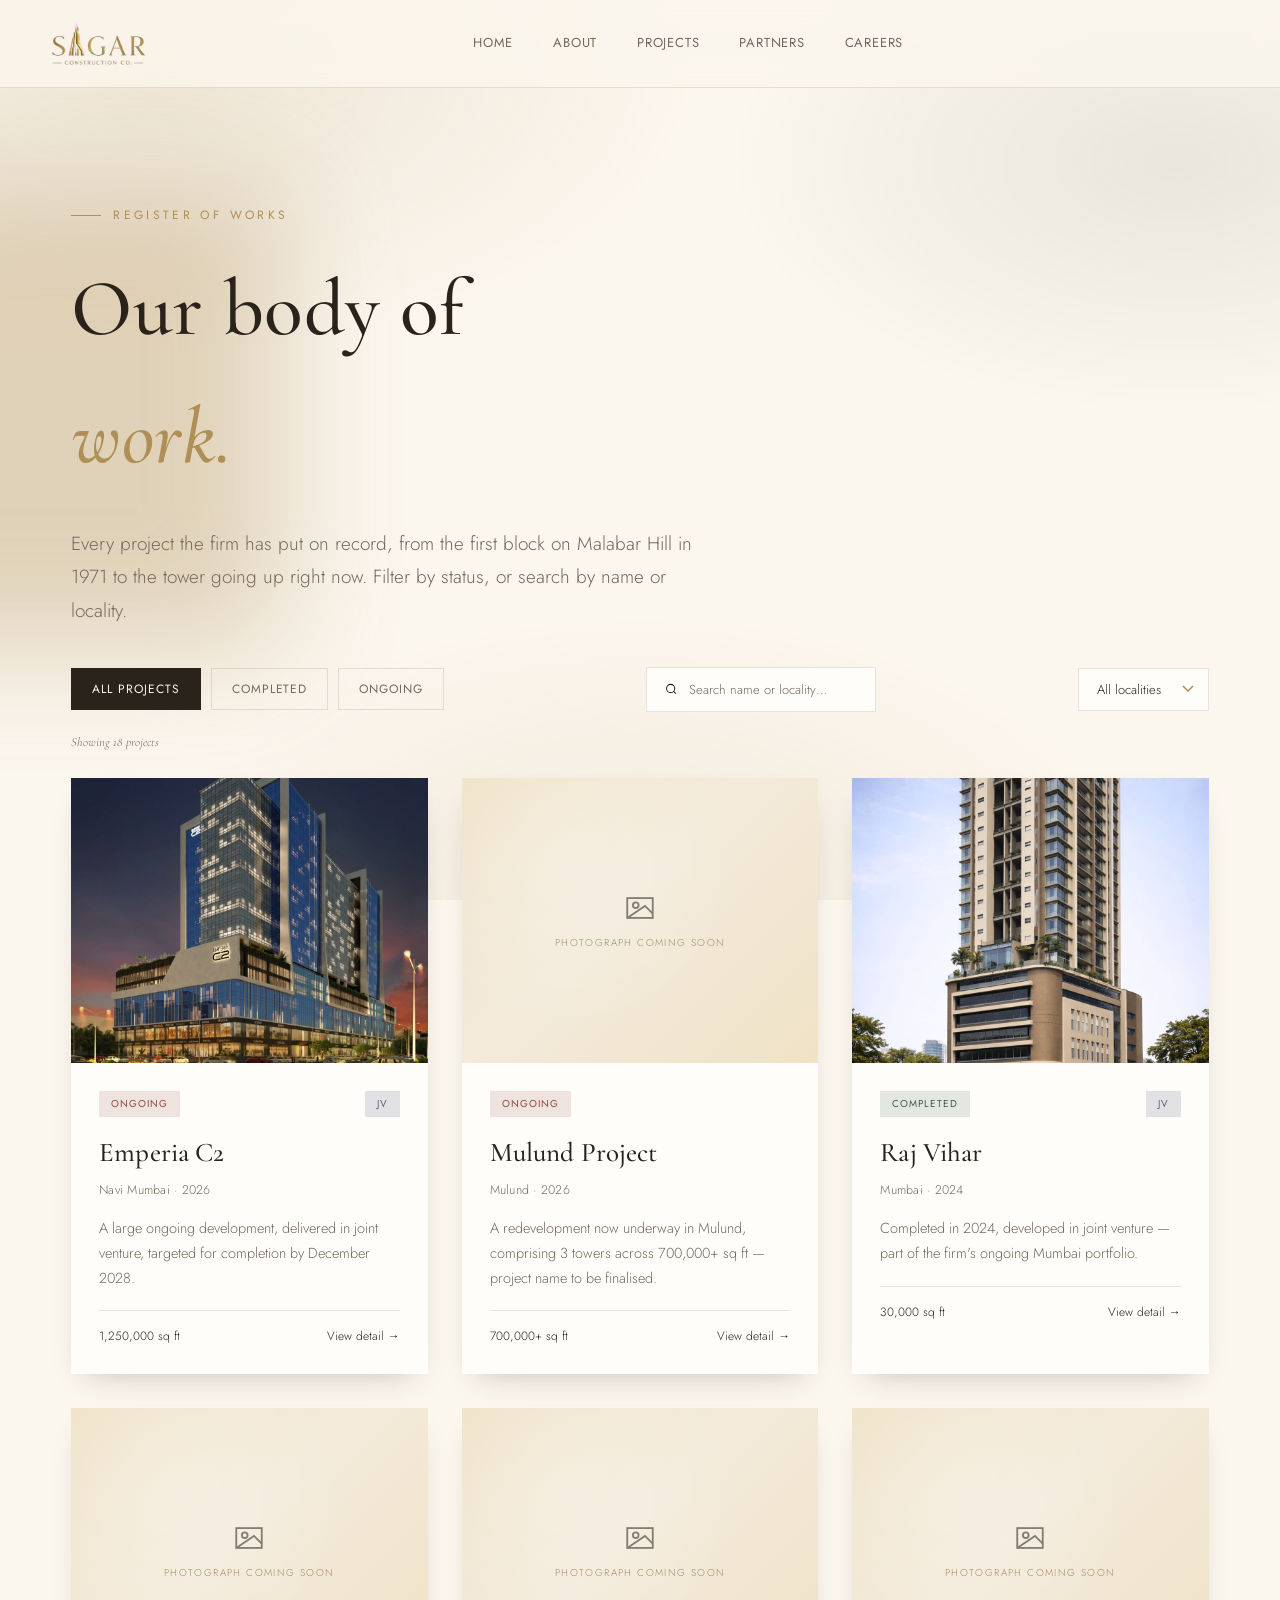
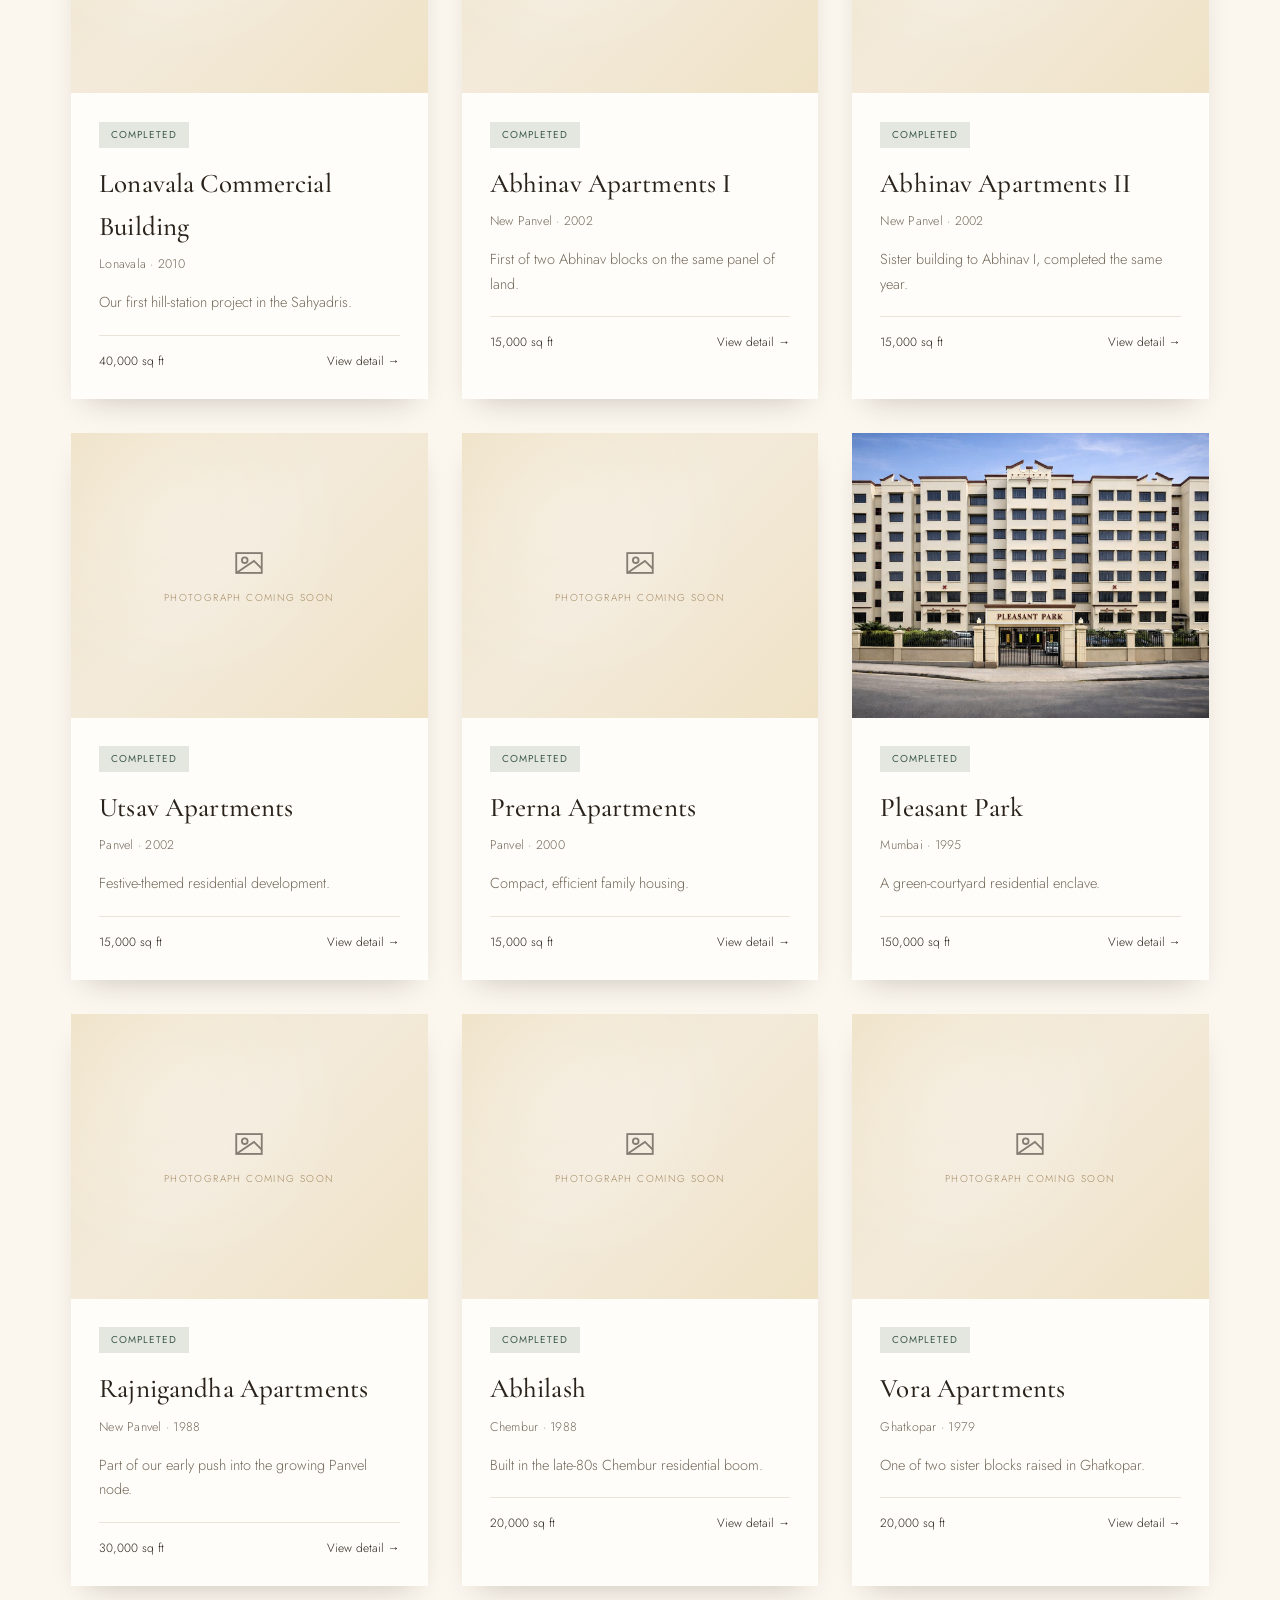
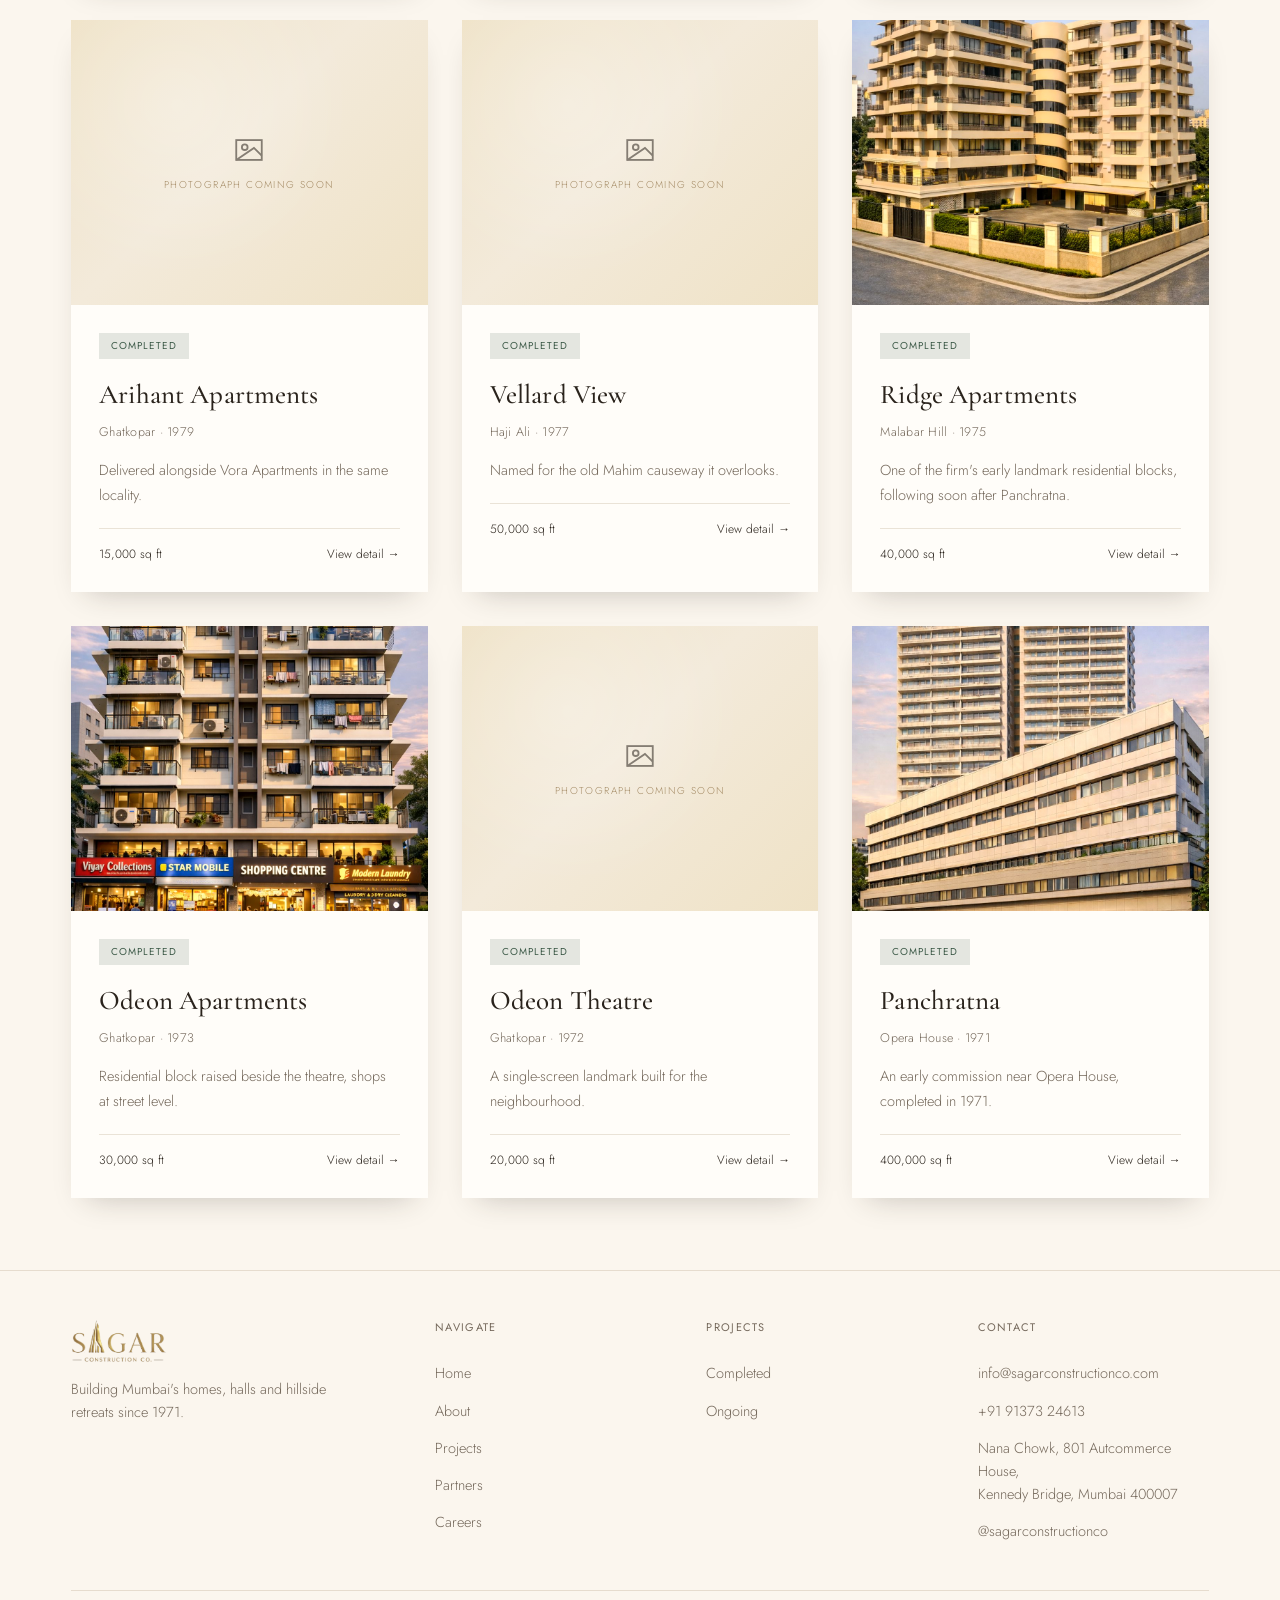
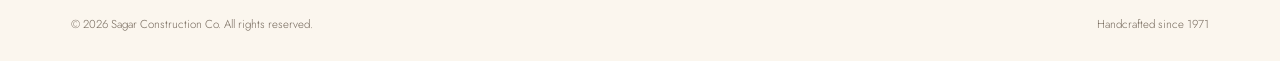
<file: projects.html>
<!DOCTYPE html>
<html lang="en">
<head>
<meta charset="UTF-8">
<meta name="viewport" content="width=device-width, initial-scale=1.0">
<title>Projects — Sagar Construction Co.</title>
<meta name="description" content="Completed and ongoing projects by Sagar Construction Co. across Mumbai, from 1971 to today.">
<meta property="og:title" content="Projects — Sagar Construction Co.">
<meta property="og:description" content="Completed and ongoing projects by Sagar Construction Co. across Mumbai, from 1971 to today.">
<meta property="og:type" content="website">
<link rel="stylesheet" href="style.css">
</head>
<body>
<div id="load-scrim"><span>Sagar Construction Co.</span></div>
<header class="topbar">
  <a href="index.html" class="brand">
    <img class="mark-logo" src="logo-full.png" alt="Sagar Construction Co.">
  </a>
  <nav class="navlinks">
    <a href="index.html">Home</a>
    <a href="about.html">About</a>
    <a href="projects.html">Projects</a>
    <a href="partners.html">Partners</a>
    <a href="careers.html">Careers</a>
  </nav>
  <div class="nav-right">
    <button class="burger" aria-label="Menu"><span></span><span></span><span></span></button>
  </div>
</header>
<main>

  <section class="page-hero" style="padding-bottom:30px;">
    <div class="blob" style="width:460px; height:460px; top:100px; left:-180px; background:var(--gold);"></div>
    <div class="wrap">
      <div class="eyebrow reveal">Register of works</div>
      <h1 class="reveal">Our body of<br><em style="font-style:italic; color:var(--accent);">work.</em></h1>
      <p class="lede reveal" style="margin-top:26px;">Every project the firm has put on record, from the first block on Malabar Hill in 1971 to the tower going up right now. Filter by status, or search by name or locality.</p>
    </div>
  </section>

  <section style="padding-top:10px;">
    <div class="wrap">
      <div class="sec-head" style="align-items:center; margin-bottom:20px;">
        <div class="tabs" id="tabs">
          <button class="tab active" data-filter="all">All projects</button>
          <button class="tab" data-filter="completed">Completed</button>
          <button class="tab" data-filter="ongoing">Ongoing</button>
        </div>
        <div class="searchbar">
          <svg width="14" height="14" viewBox="0 0 24 24" fill="none" stroke="currentColor" stroke-width="2"><circle cx="11" cy="11" r="8"/><path d="M21 21l-4.3-4.3"/></svg>
          <input type="text" id="search" placeholder="Search name or locality…">
        </div>
        <select id="area-filter" class="area-filter" aria-label="Filter by locality">
          <option value="">All localities</option>
        </select>
      </div>
      <div class="count-line" id="count-line"></div>
      <div class="card-grid reveal-stagger" id="project-grid"></div>
      <div class="no-results" id="no-results">No projects match that search — try another name or locality.</div>
    </div>
  </section>

</main>

<!-- MODAL -->
<div class="modal-backdrop" id="modal-backdrop">
  <div class="modal">
    <button class="close" id="modal-close" aria-label="Close">×</button>
    <div id="m-media"></div>
    <div class="modal-inner">
      <h3 id="m-name">—</h3>
      <div class="row"><span>Locality</span><span id="m-area">—</span></div>
      <div class="row"><span>Year</span><span id="m-year">—</span></div>
      <div class="row"><span>Status</span><span id="m-status">—</span></div>
      <div class="row"><span>Size</span><span id="m-value">—</span></div>
      <p style="margin-top:22px; color:var(--fg-soft); font-weight:300; line-height:1.7;" id="m-note">—</p>
      <div class="modal-cta">
        <a class="btn" id="m-whatsapp" href="#" target="_blank" rel="noopener"><span>WhatsApp us</span></a>
        <a class="btn ghost" id="m-mail" href="#"><span>Email enquiry</span></a>
      </div>
    </div>
  </div>
</div>

<footer>
  <div class="wrap">
    <div class="foot-grid">
      <div>
        <div class="brand" style="margin-bottom:14px;">
          <img class="mark-logo" src="logo-full.png" alt="Sagar Construction Co.">
        </div>
        <p style="color:var(--fg-soft); font-size:14.5px; max-width:280px; font-weight:300;">Building Mumbai's homes, halls and hillside retreats since 1971.</p>
      </div>
      <div>
        <h4>Navigate</h4>
        <a href="index.html">Home</a>
        <a href="about.html">About</a>
        <a href="projects.html">Projects</a>
        <a href="partners.html">Partners</a>
        <a href="careers.html">Careers</a>
      </div>
      <div>
        <h4>Projects</h4>
        <a href="#" data-jump="completed">Completed</a>
        <a href="#" data-jump="ongoing">Ongoing</a>
      </div>
      <div>
        <h4>Contact</h4>
        <a href="mailto:info@sagarconstructionco.com">info@sagarconstructionco.com</a>
        <a href="tel:+919137324613">+91 91373 24613</a>
        <a href="https://maps.google.com/maps?q=Nana+Chowk,+801+Autcommerce+House,+Kennedy+Bridge,+Mumbai,+Maharashtra+400007" target="_blank" rel="noopener">Nana Chowk, 801 Autcommerce House,<br>Kennedy Bridge, Mumbai 400007</a>
        <a href="https://instagram.com/sagarconstructionco" target="_blank" rel="noopener">@sagarconstructionco</a>
      </div>
    </div>
    <div class="foot-bottom">
      <span>© <span id="yr"></span> Sagar Construction Co. All rights reserved.</span>
      <span>Handcrafted since 1971</span>
    </div>
  </div>
</footer>
<script src="data.js"></script>
<script src="main.js"></script>
<script>
document.getElementById("yr").textContent = new Date().getFullYear();

const grid = document.getElementById("project-grid");
const countLine = document.getElementById("count-line");
const noResults = document.getElementById("no-results");
const searchInput = document.getElementById("search");
const tabs = document.querySelectorAll(".tab");
const areaFilter = document.getElementById("area-filter");
let currentFilter = "all";
let currentArea = "";

/* populate locality options from the register */
[...new Set(PROJECTS.map(p => p.area))].sort().forEach(a => {
  const o = document.createElement("option");
  o.value = a; o.textContent = a;
  areaFilter.appendChild(o);
});

function renderCards(list){
  grid.innerHTML = "";
  noResults.classList.toggle("show", list.length === 0);
  countLine.textContent = `Showing ${list.length} project${list.length === 1 ? "" : "s"}`;
  list.forEach((p, i) => {
    const el = document.createElement("div");
    el.className = "pcard reveal in";
    el.style.setProperty("--i", i % 6);
    el.innerHTML = `
      ${mediaHTML(p.photo, p.name + ", " + p.area)}
      <div class="body">
        <div class="pk"><span class="badge ${p.status}">${p.status}</span>${p.jv ? '<span class="badge jv">JV</span>' : ""}</div>
        <h3>${p.name}</h3>
        <div class="loc">${p.area} · ${p.year}</div>
        <p class="note">${p.note}</p>
        <div class="foot"><span>${p.size}</span><span>View detail →</span></div>
      </div>
    `;
    el.addEventListener("click", () => openModal(p, i));
    grid.appendChild(el);
    attachTilt(el);
  });
}

function applyFilters(){
  const q = searchInput.value.trim().toLowerCase();
  let list = PROJECTS.filter(p => currentFilter === "all" || p.status === currentFilter);
  if (currentArea) list = list.filter(p => p.area === currentArea);
  if (q) list = list.filter(p => p.name.toLowerCase().includes(q) || p.area.toLowerCase().includes(q));
  list.sort((a, b) => b.year - a.year);
  renderCards(list);
}
areaFilter.addEventListener("change", () => { currentArea = areaFilter.value; applyFilters(); });

tabs.forEach(tab => {
  tab.addEventListener("click", () => {
    tabs.forEach(t => t.classList.remove("active"));
    tab.classList.add("active");
    currentFilter = tab.dataset.filter;
    applyFilters();
  });
});
searchInput.addEventListener("input", applyFilters);

// deep-link tabs
if (location.hash) {
  const h = location.hash.slice(1);
  const tab = document.querySelector(`.tab[data-filter="${h}"]`);
  if (tab) tab.click();
}

applyFilters();

/* ---------- Modal ---------- */
const backdrop = document.getElementById("modal-backdrop");
const mMedia = document.getElementById("m-media");
function openModal(p){
  document.getElementById("m-name").textContent = p.name;
  document.getElementById("m-area").textContent = p.area;
  document.getElementById("m-year").textContent = p.year;
  document.getElementById("m-status").textContent = p.status + (p.jv ? " · Joint venture" : "");
  document.getElementById("m-value").textContent = p.size + (p.completionTarget ? ` · Due ${p.completionTarget}` : "");
  document.getElementById("m-note").textContent = p.note;
  mMedia.innerHTML = mediaHTML(p.photo, p.name + ", " + p.area);
  document.getElementById("m-whatsapp").href = "https://wa.me/919137324613?text=" + encodeURIComponent("Hi, I'm interested in " + p.name + " (" + p.area + "). Please share details.");
  document.getElementById("m-mail").href = "mailto:info@sagarconstructionco.com?subject=" + encodeURIComponent("Enquiry: " + p.name + " (" + p.area + ")");
  backdrop.classList.add("open");
  document.body.style.overflow = "hidden";
}
function closeModal(){
  backdrop.classList.remove("open");
  document.body.style.overflow = "";
}
document.getElementById("modal-close").addEventListener("click", closeModal);
backdrop.addEventListener("click", e => { if (e.target === backdrop) closeModal(); });
document.addEventListener("keydown", e => { if (e.key === "Escape") closeModal(); });
</script>
</body>
</html>
</file>
<file: style.css>
/* =========================================================
   SAGAR CONSTRUCTION CO. — DESIGN SYSTEM v2
   Concept: warm ivory, antique gold (from the brand mark),
   deep espresso ink. Soft curves, layered depth, generous
   air — a private-developer, old-money feel rather than a
   drafting sheet.
========================================================= */

@import url('https://fonts.googleapis.com/css2?family=Cormorant+Garamond:ital,wght@0,400;0,500;0,600;1,500&family=Jost:wght@300;400;500;600&display=swap');

:root{
  --ivory:#FBF6EE;
  --ivory-deep:#F3EADA;
  --cream:#FFFDF9;
  --espresso:#2A231C;
  --espresso-soft:#75695C;
  --gold:#AE8F56;
  --gold-light:#D9C39A;
  --gold-pale:#EFE2C6;
  --gold-deep:#8A6B3E;
  --emerald:#3F5C4A;
  --wine:#8C4B3F;
  --slate:#4A5A78;
  --white:#FFFFFF;

  --bg: var(--ivory);
  --surface: var(--cream);
  --fg: var(--espresso);
  --fg-soft: var(--espresso-soft);
  --line: rgba(138,107,62,.18);
  --accent: var(--gold);

  --font-display:'Cormorant Garamond', serif;
  --font-body:'Jost', sans-serif;
  --font-label:'Jost', sans-serif;

  --nav-h:88px;
  --radius:26px;
  --radius-sm:14px;
  --ease:cubic-bezier(.16,1,.3,1);
  --shadow-soft: 0 30px 60px -30px rgba(42,35,28,.22);
  --shadow-tight: 0 14px 30px -16px rgba(42,35,28,.28);
}

*,*::before,*::after{ box-sizing:border-box; }
html{ scroll-behavior:smooth; }
body{
  margin:0;
  background:var(--bg);
  color:var(--fg);
  font-family:var(--font-body);
  font-weight:300;
  font-size:16.5px;
  line-height:1.6;
  transition:background .6s var(--ease), color .6s var(--ease);
  overflow-x:hidden;
}
img{ max-width:100%; display:block; }
a{ color:inherit; text-decoration:none; }
ul{ list-style:none; margin:0; padding:0; }
h1,h2,h3,h4{ font-family:var(--font-display); font-weight:500; letter-spacing:.005em; margin:0; }
p{ margin:0; }

::selection{ background:var(--gold-pale); color:var(--espresso); }

a:focus-visible, button:focus-visible, input:focus-visible{
  outline:2px solid var(--gold);
  outline-offset:3px;
  border-radius:4px;
}

@media (prefers-reduced-motion: reduce){
  *{ animation-duration:.01ms !important; animation-iteration-count:1 !important; transition-duration:.01ms !important; scroll-behavior:auto !important; }
}

/* ---- Soft atmosphere: blurred gold blobs, not grid paper ---- */
.grid-bg{
  position:fixed; inset:0; z-index:-1; pointer-events:none;
  background:
    radial-gradient(60% 45% at 12% 8%, color-mix(in srgb, var(--gold) 16%, transparent), transparent 70%),
    radial-gradient(50% 40% at 92% 18%, color-mix(in srgb, var(--emerald) 10%, transparent), transparent 70%),
    radial-gradient(55% 45% at 50% 100%, color-mix(in srgb, var(--gold) 12%, transparent), transparent 70%);
  transition:opacity .6s var(--ease);
}

/* ---- Loading scrim ---- */
#load-scrim{
  position:fixed; inset:0; background:linear-gradient(160deg, #241D16, #1C1712 60%); z-index:99999;
  display:flex; align-items:center; justify-content:center;
  transition:transform .9s var(--ease), opacity .9s var(--ease);
}
#load-scrim span{ font-family:var(--font-display); font-style:italic; color:var(--gold-light); letter-spacing:.08em; font-size:15px; }
#load-scrim.done{ transform:translateY(-100%); opacity:0; pointer-events:none; }

/* =========================
   TOP BAR / NAV
========================= */
.topbar{
  position:fixed; top:0; left:0; right:0; height:var(--nav-h);
  z-index:1000; display:flex; align-items:center; justify-content:space-between;
  padding:0 clamp(20px,4vw,64px);
  background:color-mix(in srgb, var(--bg) 78%, transparent);
  backdrop-filter:blur(14px);
  border-bottom:1px solid var(--line);
  transition:background .6s var(--ease), border-color .6s var(--ease), transform .5s var(--ease);
}
.topbar.hide{ transform:translateY(-100%); }

.brand{ display:flex; align-items:center; gap:12px; }
.brand .mark-logo{ height:44px; width:auto; }
.brand .mark{ width:38px; height:38px; }
.brand .word{ font-family:var(--font-display); font-size:23px; letter-spacing:.03em; line-height:1; color:var(--fg); }
.brand small{ display:block; font-family:var(--font-label); font-size:9px; letter-spacing:.22em; color:var(--fg-soft); text-transform:uppercase; margin-top:5px; font-weight:400; }

.navlinks{ display:flex; align-items:center; gap:40px; font-family:var(--font-label); font-size:13px; letter-spacing:.06em; text-transform:uppercase; font-weight:400; }
.navlinks a{ position:relative; padding:6px 0; color:var(--fg-soft); }
.navlinks a::after{ content:""; position:absolute; left:0; bottom:0; width:0; height:1px; background:var(--accent); transition:width .35s var(--ease); }
.navlinks a:hover, .navlinks a.active{ color:var(--fg); }
.navlinks a:hover::after, .navlinks a.active::after{ width:100%; }

.nav-right{ display:flex; align-items:center; gap:18px; }

.burger{ display:none; flex-direction:column; gap:5px; background:none; border:0; cursor:pointer; padding:8px; }
.burger span{ width:24px; height:1.5px; background:var(--fg); transition:transform .3s var(--ease), opacity .3s var(--ease); border-radius:2px; }

@media (max-width: 880px){
  .navlinks{ position:fixed; inset:var(--nav-h) 0 0 0; height:calc(100vh - var(--nav-h)); background:var(--bg);
    flex-direction:column; justify-content:center; gap:30px; font-size:24px; font-family:var(--font-display); text-transform:none; letter-spacing:0;
    transform:translateX(100%); transition:transform .55s var(--ease); border-top:1px solid var(--line); }
  .navlinks.open{ transform:translateX(0); }
  .burger{ display:flex; }
  .burger.open span:nth-child(1){ transform:translateY(6.5px) rotate(45deg); }
  .burger.open span:nth-child(2){ opacity:0; }
  .burger.open span:nth-child(3){ transform:translateY(-6.5px) rotate(-45deg); }
}

/* =========================
   BUTTONS
========================= */
.btn{
  --btn-fg: var(--white);
  position:relative; display:inline-flex; align-items:center; gap:10px;
  font-family:var(--font-label); font-size:12.5px; text-transform:uppercase; letter-spacing:.1em; font-weight:400;
  background:var(--espresso); color:var(--btn-fg);
  padding:16px 30px; border-radius:40px; border:1px solid var(--espresso);
  cursor:pointer; overflow:hidden; isolation:isolate;
  box-shadow:var(--shadow-tight);
}
.btn span{ position:relative; z-index:2; }
.btn::before{
  content:""; position:absolute; inset:0; z-index:1;
  background:linear-gradient(120deg, var(--gold), var(--gold-light));
  transform:translateX(-102%);
  transition:transform .5s var(--ease);
}
.btn:hover::before{ transform:translateX(0); }
.btn:hover{ color:var(--espresso); border-color:var(--gold); }
.btn.ghost{ background:transparent; color:var(--fg); border-color:var(--line); box-shadow:none; }
.btn.ghost::before{ background:var(--gold-pale); }
.btn.ghost:hover{ color:var(--espresso); }

/* =========================
   LAYOUT HELPERS
========================= */
.wrap{ max-width:1240px; margin:0 auto; padding:0 clamp(20px,4vw,64px); }
main{ padding-top:var(--nav-h); }
section{ position:relative; padding:72px 0; }
.eyebrow{
  font-family:var(--font-label); font-size:12px; letter-spacing:.28em; text-transform:uppercase; font-weight:400;
  color:var(--accent); display:flex; align-items:center; gap:12px; margin-bottom:20px;
}
.eyebrow::before{ content:""; width:30px; height:1px; background:var(--accent); }
.lede{ font-size:clamp(16px,1.5vw,19px); color:var(--fg-soft); max-width:640px; font-weight:300; line-height:1.75; }

/* Ornamental divider — replaces the old dimension-line */
.dim{
  display:flex; align-items:center; gap:14px; margin:14px 0;
  font-family:var(--font-label); font-size:11px; color:var(--fg-soft); letter-spacing:.14em; text-transform:uppercase; font-weight:400;
}
.dim::before, .dim::after{ content:""; flex:1; height:1px; background:linear-gradient(90deg, transparent, var(--line) 50%, transparent); }
.dim::before{ background:linear-gradient(90deg, var(--line), transparent); }
.dim::after{ background:linear-gradient(90deg, transparent, var(--line)); }

/* reveal-on-scroll */
.reveal{ opacity:0; transform:translateY(34px); transition:opacity 1s var(--ease), transform 1s var(--ease); }
.reveal.in{ opacity:1; transform:translateY(0); }
.reveal-stagger > *{ transition-delay:calc(var(--i, 0) * 100ms); }

/* Fluid section wave divider */
.wave{ position:relative; height:90px; margin-top:-90px; z-index:2; pointer-events:none; }
.wave svg{ width:100%; height:100%; display:block; }

/* =========================
   HERO
========================= */
.hero{ padding:calc(var(--nav-h) + 28px) 0 60px; overflow:hidden; position:relative; }
.hero-grid{ display:grid; grid-template-columns:1.1fr .9fr; gap:64px; align-items:center; }
@media (max-width:960px){ .hero-grid{ grid-template-columns:1fr; } }

.hero h1{
  font-size:clamp(48px,7vw,96px); line-height:1.02; letter-spacing:0; font-weight:500;
}
.hero h1 em{ font-style:italic; color:var(--accent); font-weight:500; }
.hero-tagline{ margin-top:26px; }
.hero-cta{ display:flex; gap:14px; margin-top:28px; flex-wrap:wrap; }

.hero-stats{ display:flex; gap:0; margin-top:36px; flex-wrap:nowrap; }
.hero-stats .stat{ padding:0 28px 0 0; margin-right:28px; border-right:1px solid var(--line); min-width:0; }
.hero-stats .stat:last-child{ border-right:0; margin-right:0; padding-right:0; }
.stat .num{ font-family:var(--font-display); font-size:clamp(28px,2.6vw,38px); color:var(--accent); display:block; font-weight:500; white-space:nowrap; }
@media (max-width:760px){ .hero-stats{ flex-wrap:wrap; row-gap:28px; } }
.stat .lbl{ font-family:var(--font-label); font-size:11px; letter-spacing:.1em; color:var(--fg-soft); text-transform:uppercase; margin-top:4px; display:block; }

.hero-plate{
  position:relative; aspect-ratio:4/5; border-radius:var(--radius); overflow:hidden;
  box-shadow:var(--shadow-soft);
}
.hero-plate::after{
  content:""; position:absolute; inset:0;
  background:linear-gradient(200deg, transparent 40%, rgba(28,23,18,.55) 100%);
}
.hero-plate img{ width:100%; height:100%; object-fit:cover; filter:grayscale(1); animation:colorUp 4s ease-out 1.2s forwards; }
@keyframes colorUp{ from{ filter:grayscale(1); } to{ filter:grayscale(0); } }
.hero-plate .tag{
  position:absolute; bottom:22px; left:22px; z-index:2; font-family:var(--font-label); font-size:11px;
  letter-spacing:.08em; color:#F3E9D8; text-transform:uppercase;
}
.hero-plate .tag .name{ display:block; font-family:var(--font-display); font-style:italic; font-size:24px; color:#fff; margin-top:2px; letter-spacing:0; }
.hero-plate .ring{
  position:absolute; top:22px; right:22px; z-index:2; width:56px; height:56px; border-radius:50%;
  border:1px solid rgba(255,255,255,.5); display:flex; align-items:center; justify-content:center;
}

/* Decorative blurred blob accents */
.blob{ position:absolute; border-radius:50%; filter:blur(60px); opacity:.35; pointer-events:none; z-index:-1; }

/* =========================
   MARQUEE
========================= */
.marquee{
  border-top:1px solid var(--line); border-bottom:1px solid var(--line);
  padding:22px 0; overflow:hidden; white-space:nowrap;
}
.marquee-track{ display:inline-flex; gap:48px; animation:scrollmq 32s linear infinite; }
.marquee:hover .marquee-track{ animation-play-state:paused; }
.marquee-track span{ font-family:var(--font-display); font-style:italic; font-size:18px; letter-spacing:.02em; color:var(--fg-soft); }
.marquee-track span b{ color:var(--accent); font-weight:400; font-style:normal; }
@keyframes scrollmq{ from{ transform:translateX(0);} to{ transform:translateX(-50%);} }

/* =========================
   SECTION HEAD
========================= */
.sec-head{ display:flex; justify-content:space-between; align-items:flex-end; gap:24px; margin-bottom:40px; flex-wrap:wrap; }
.sec-head h2{ font-size:clamp(32px,4.4vw,54px); line-height:1.05; font-weight:500; }

/* =========================
   IMAGE PLACEHOLDER (elegant)
========================= */
.img-placeholder{
  position:relative; width:100%; height:100%; overflow:hidden;
  background:
    linear-gradient(135deg, var(--gold-pale) 0%, var(--ivory-deep) 45%, var(--gold-pale) 100%);
  display:flex; align-items:center; justify-content:center; flex-direction:column; gap:10px;
}
.img-placeholder::before{
  content:""; position:absolute; inset:0;
  background-image:radial-gradient(circle at 30% 30%, rgba(255,255,255,.5), transparent 55%);
  mix-blend-mode:overlay; opacity:.6;
}
.img-placeholder svg{ width:34px; height:34px; opacity:.55; position:relative; z-index:1; }
.img-placeholder span{ font-family:var(--font-label); font-size:10px; letter-spacing:.14em; text-transform:uppercase; color:var(--gold-deep); opacity:.75; position:relative; z-index:1; text-align:center; padding:0 16px; }

/* =========================
   CARDS
========================= */
.card-grid{ display:grid; grid-template-columns:repeat(3,1fr); gap:34px; }
@media (max-width:960px){ .card-grid{ grid-template-columns:repeat(2,1fr);} }
@media (max-width:640px){ .card-grid{ grid-template-columns:1fr;} }

.pcard{
  background:var(--surface); border-radius:var(--radius); overflow:hidden; cursor:pointer;
  box-shadow:var(--shadow-tight);
  transition:transform .5s var(--ease), box-shadow .5s var(--ease);
  --px: 50%; --py: 50%;
}
.pcard:hover{ transform:translateY(-8px); box-shadow:var(--shadow-soft); }
.pcard .body{ padding:28px; }
.pcard .pk{ font-family:var(--font-label); font-size:10.5px; color:var(--fg-soft); letter-spacing:.12em; text-transform:uppercase; display:flex; justify-content:space-between; align-items:center; }
.pcard h3{ font-size:27px; margin:14px 0 6px; font-weight:500; }
.pcard .loc{ font-family:var(--font-label); font-size:12.5px; color:var(--fg-soft); letter-spacing:.02em; }
.pcard .note{ margin-top:16px; font-size:14.5px; color:var(--fg-soft); line-height:1.7; font-weight:300; }
.pcard .foot{ margin-top:20px; display:flex; justify-content:space-between; align-items:center; font-family:var(--font-label); font-size:12px; border-top:1px solid var(--line); padding-top:16px; }
.badge{ font-family:var(--font-label); font-size:10px; letter-spacing:.1em; text-transform:uppercase; padding:5px 12px; border-radius:20px; font-weight:400; }
.badge.completed{ background:color-mix(in srgb, var(--emerald) 14%, transparent); color:var(--emerald); }
.badge.ongoing{ background:color-mix(in srgb, var(--wine) 14%, transparent); color:var(--wine); }
.badge.jv{ background:color-mix(in srgb, var(--slate) 16%, transparent); color:var(--slate); margin-left:6px; }

.pcard-media{ aspect-ratio:5/4; position:relative; transform-style:preserve-3d; will-change:transform; }
.pcard-media img{
  width:100%; height:100%; object-fit:cover; display:block;
  filter:saturate(1.05) contrast(1.02);
  transition:transform .7s var(--ease);
}
.pcard-media:hover img{ transform:scale(1.06); }

/* =========================
   FILTER TABS (projects page)
========================= */
.tabs{ display:flex; gap:10px; flex-wrap:wrap; }
.tab{
  font-family:var(--font-label); font-size:12px; letter-spacing:.08em; text-transform:uppercase; font-weight:400;
  padding:11px 20px; border:1px solid var(--line); border-radius:40px; background:none; color:var(--fg-soft); cursor:pointer;
  transition:all .35s var(--ease);
}
.tab.active, .tab:hover{ background:var(--espresso); color:var(--ivory); border-color:var(--espresso); }

.searchbar{
  display:flex; align-items:center; gap:10px; border:1px solid var(--line); border-radius:40px; padding:11px 18px;
  font-family:var(--font-label); font-size:13px; min-width:230px; background:var(--surface);
}
.searchbar input{ border:0; background:none; outline:0; color:var(--fg); font-family:var(--font-label); font-size:13px; width:100%; font-weight:300; }
.searchbar input::placeholder{ color:var(--fg-soft); }

.count-line{ font-family:var(--font-label); font-size:12.5px; color:var(--fg-soft); margin:18px 0 26px; font-style:italic; font-family:var(--font-display); }
.no-results{ padding:70px 0; text-align:center; font-family:var(--font-display); font-style:italic; font-size:19px; color:var(--fg-soft); display:none; }
.no-results.show{ display:block; }

/* =========================
   TIMELINE (about page)
========================= */
.timeline{ position:relative; margin-top:48px; }
.timeline::before{ content:""; position:absolute; left:10px; top:0; bottom:0; width:1px; background:linear-gradient(var(--line), var(--line)); }
.tl-item{ position:relative; padding:0 0 36px 48px; }
.tl-item::before{ content:""; position:absolute; left:2px; top:5px; width:17px; height:17px; border-radius:50%; background:var(--bg); border:1.5px solid var(--accent); box-shadow:0 0 0 4px color-mix(in srgb, var(--accent) 10%, transparent); }
.tl-item .yr{ font-family:var(--font-label); font-size:13px; color:var(--accent); letter-spacing:.12em; text-transform:uppercase; }
.tl-item h3{ font-size:25px; margin:8px 0 10px; font-weight:500; }
.tl-item p{ color:var(--fg-soft); max-width:600px; font-weight:300; line-height:1.75; }

/* =========================
   VALUES (about page)
========================= */
.value-grid{ display:grid; grid-template-columns:repeat(3,1fr); gap:34px; }
@media (max-width:860px){ .value-grid{ grid-template-columns:1fr; } }

.group-grid{ display:grid; grid-template-columns:repeat(2,1fr); gap:24px; }
@media (max-width:760px){ .group-grid{ grid-template-columns:1fr; } }
.group-card{ background:var(--surface); border-radius:var(--radius); padding:30px 32px; box-shadow:var(--shadow-tight); transition:transform .5s var(--ease), box-shadow .5s var(--ease); display:flex; align-items:center; gap:18px; }
.group-card:hover{ transform:translateY(-6px); box-shadow:var(--shadow-soft); }
.group-card .mark{ font-family:var(--font-display); font-style:italic; font-size:26px; color:var(--gold-light); flex-shrink:0; width:44px; }
.group-card h3{ font-size:18px; font-weight:500; line-height:1.4; }
.value-card{ background:var(--surface); border-radius:var(--radius); padding:38px 32px; box-shadow:var(--shadow-tight); transition:transform .5s var(--ease), box-shadow .5s var(--ease); }
.value-card:hover{ transform:translateY(-6px); box-shadow:var(--shadow-soft); }
.value-card .num{ font-family:var(--font-display); font-style:italic; font-size:34px; color:var(--gold-light); }
.value-card h3{ font-size:23px; margin:10px 0 12px; font-weight:500; }
.value-card p{ color:var(--fg-soft); font-size:14.5px; line-height:1.7; font-weight:300; }

/* =========================
   FOUNDER PROFILE
========================= */
.profile{ display:grid; grid-template-columns:.62fr 1.38fr; gap:64px; align-items:center; }
@media (max-width:860px){ .profile{ grid-template-columns:1fr; } }
.portrait{
  aspect-ratio:3/4; border-radius:var(--radius); background:var(--surface); position:relative; overflow:hidden;
  box-shadow:var(--shadow-soft);
}
.portrait img{ width:100%; height:100%; object-fit:cover; }

/* =========================
   COUNTER STRIP
========================= */
.counters{ display:grid; grid-template-columns:repeat(5,1fr); }
@media (max-width:960px){ .counters{ grid-template-columns:repeat(3,1fr); row-gap:40px;} }
@media (max-width:760px){ .counters{ grid-template-columns:repeat(2,1fr); row-gap:40px;} }
.counter{ text-align:center; padding:0 20px; }
.counter .n{ font-family:var(--font-display); font-size:clamp(36px,4vw,58px); color:var(--accent); font-weight:500; }
.counter .t{ font-family:var(--font-label); font-size:11px; letter-spacing:.1em; color:var(--fg-soft); text-transform:uppercase; margin-top:8px; }

/* 3-up counter grid (home page) */
.counter-grid{ display:grid; grid-template-columns:repeat(3,1fr); gap:32px; }
@media (max-width:760px){ .counter-grid{ grid-template-columns:1fr; gap:28px; } }

/* fact row (about page) */
.fact-row{ display:grid; grid-template-columns:repeat(3,1fr); gap:32px; margin-top:40px; }
.fact-row strong{ display:block; font-family:var(--font-display); font-size:clamp(30px,3.2vw,44px); color:var(--accent); font-weight:500; }
.fact-row span{ display:block; margin-top:8px; font-family:var(--font-label); font-size:11px; letter-spacing:.1em; text-transform:uppercase; color:var(--fg-soft); }
@media (max-width:760px){ .fact-row{ grid-template-columns:1fr; gap:26px; } }
.counter .l{ font-family:var(--font-label); font-size:11px; letter-spacing:.1em; color:var(--fg-soft); text-transform:uppercase; margin-top:8px; }

/* =========================
   CTA BLOCK
========================= */
.cta-block{
  position:relative; border-radius:calc(var(--radius) + 10px); padding:60px clamp(24px,6vw,90px);
  text-align:center; overflow:hidden;
  background:linear-gradient(160deg, var(--espresso) 0%, #3A3024 100%);
  box-shadow:var(--shadow-soft);
}
.cta-block::before{
  content:""; position:absolute; inset:0;
  background:radial-gradient(60% 80% at 80% 0%, rgba(174,143,86,.35), transparent 60%);
}
.cta-block > *{ position:relative; z-index:1; }
.cta-block h2{ font-size:clamp(32px,5vw,60px); color:var(--ivory); }
.cta-block .eyebrow{ justify-content:center; color:var(--gold-light); }
.cta-block .lede{ margin:20px auto 36px; color:#D9CBB4; }

/* =========================
   FOOTER
========================= */
footer{ border-top:1px solid var(--line); padding:48px 0 28px; margin-top:0; }
.foot-grid{ display:grid; grid-template-columns:1.4fr 1fr 1fr 1fr; gap:40px; }
@media (max-width:760px){ .foot-grid{ grid-template-columns:1fr 1fr; } }
.foot-grid h4{ font-family:var(--font-label); font-size:11px; letter-spacing:.12em; color:var(--fg-soft); text-transform:uppercase; margin-bottom:18px; font-weight:400; }
.foot-grid a{ display:block; padding:7px 0; color:var(--fg-soft); font-size:14.5px; transition:color .25s; font-weight:300; }
.foot-grid a:hover{ color:var(--accent); }
.foot-bottom{ display:flex; justify-content:space-between; margin-top:40px; padding-top:24px; border-top:1px solid var(--line); font-family:var(--font-label); font-size:11.5px; color:var(--fg-soft); flex-wrap:wrap; gap:10px; }

/* =========================
   APPLICATION FORM (careers)
========================= */
.apply-form{ max-width:760px; }
.form-row{ display:grid; grid-template-columns:1fr 1fr; gap:22px; }
@media (max-width:640px){ .form-row{ grid-template-columns:1fr; } }
.field{ margin-bottom:22px; }
.field label{
  display:block; font-family:var(--font-label); font-size:11px; letter-spacing:.14em;
  text-transform:uppercase; color:var(--fg-soft); margin-bottom:8px; font-weight:400;
}
.field input, .field select, .field textarea{
  width:100%; background:var(--surface); border:1px solid var(--line); border-radius:var(--radius-sm);
  padding:14px 16px; font-family:var(--font-body); font-size:15px; font-weight:300; color:var(--fg);
  transition:border-color .3s var(--ease), box-shadow .3s var(--ease);
  appearance:none; -webkit-appearance:none;
}
.field select{
  background-image:url("data:image/svg+xml,%3Csvg xmlns='http://www.w3.org/2000/svg' width='12' height='8' viewBox='0 0 12 8'%3E%3Cpath d='M1 1l5 5 5-5' fill='none' stroke='%23AE8F56' stroke-width='1.5'/%3E%3C/svg%3E");
  background-repeat:no-repeat; background-position:right 16px center; padding-right:40px; cursor:pointer;
}
.field textarea{ resize:vertical; min-height:130px; }
.field input:focus, .field select:focus, .field textarea:focus{
  outline:none; border-color:var(--accent); box-shadow:0 0 0 3px color-mix(in srgb, var(--accent) 18%, transparent);
}
.field input::placeholder, .field textarea::placeholder{ color:var(--fg-soft); opacity:.7; }
.form-note{ font-size:13.5px; color:var(--fg-soft); font-weight:300; margin:6px 0 26px; max-width:560px; }
.form-error{ color:var(--wine); font-size:14px; margin-top:16px; min-height:20px; }

/* =========================
   MODAL ENQUIRY
========================= */
.modal-cta{ display:flex; gap:12px; margin-top:28px; flex-wrap:wrap; }
.modal-cta .btn{ padding:13px 22px; font-size:11.5px; }

/* locality filter */
.area-filter{
  font-family:var(--font-label); font-size:13px; font-weight:300; color:var(--fg);
  border:1px solid var(--line); background:var(--surface); padding:11px 38px 11px 18px; cursor:pointer;
  appearance:none; -webkit-appearance:none;
  background-image:url("data:image/svg+xml,%3Csvg xmlns='http://www.w3.org/2000/svg' width='12' height='8' viewBox='0 0 12 8'%3E%3Cpath d='M1 1l5 5 5-5' fill='none' stroke='%23AE8F56' stroke-width='1.5'/%3E%3C/svg%3E");
  background-repeat:no-repeat; background-position:right 14px center;
}
.area-filter:focus{ outline:none; border-color:var(--accent); }

/* page hero (inner pages) */
.page-hero{ padding:118px 0 52px; }
.page-hero h1{ font-size:clamp(42px,6.6vw,80px); }

/* Modal */
.modal-backdrop{
  position:fixed; inset:0; background:rgba(28,23,18,.78); z-index:2000;
  display:flex; align-items:center; justify-content:center; padding:24px;
  opacity:0; pointer-events:none; transition:opacity .4s var(--ease);
  backdrop-filter:blur(4px);
}
.modal-backdrop.open{ opacity:1; pointer-events:auto; }
.modal{
  background:var(--surface); color:var(--fg); max-width:580px; width:100%; max-height:90vh; border-radius:var(--radius);
  padding:0 0 40px; transform:translateY(28px) scale(.96); transition:transform .4s var(--ease);
  position:relative; overflow:hidden auto; box-shadow:var(--shadow-soft);
}
.modal-backdrop.open .modal{ transform:translateY(0) scale(1); }
.modal .close{ position:absolute; top:18px; right:18px; z-index:3; background:rgba(28,23,18,.5); border:0; width:34px; height:34px; border-radius:50%; font-size:19px; cursor:pointer; color:#fff; }
.modal .modal-inner{ padding:36px 40px 0; }
.modal .pk{ font-family:var(--font-label); font-size:11px; color:var(--fg-soft); letter-spacing:.12em; text-transform:uppercase; }
.modal h3{ font-size:32px; margin:12px 0; font-weight:500; }
.modal .row{ display:flex; justify-content:space-between; padding:12px 0; border-top:1px solid var(--line); font-family:var(--font-label); font-size:13px; }
.modal .row span:first-child{ color:var(--fg-soft); text-transform:uppercase; letter-spacing:.06em; font-size:11.5px; }

/* Petal burst */
.petal{ position:fixed; top:0; left:0; z-index:9998; pointer-events:none; border-radius:50%; }

/* Progress bar (scroll) */
#scroll-progress{ position:fixed; top:0; left:0; height:2.5px; background:linear-gradient(90deg, var(--gold), var(--gold-light)); z-index:1001; width:0%; }

/* Back to top */
#totop{
  position:fixed; right:26px; bottom:26px; width:50px; height:50px; border-radius:50%;
  background:var(--espresso); color:var(--ivory); border:0; cursor:pointer; z-index:900;
  display:flex; align-items:center; justify-content:center; font-size:18px;
  opacity:0; transform:translateY(10px); transition:opacity .35s, transform .35s, background .35s;
  box-shadow:var(--shadow-tight);
}
#totop.show{ opacity:1; transform:translateY(0); }

/* =========================
   STRAIGHT EDGES OVERRIDE
   ========================= */
*,*::before,*::after{
  border-radius:0 !important;
}
</file>
